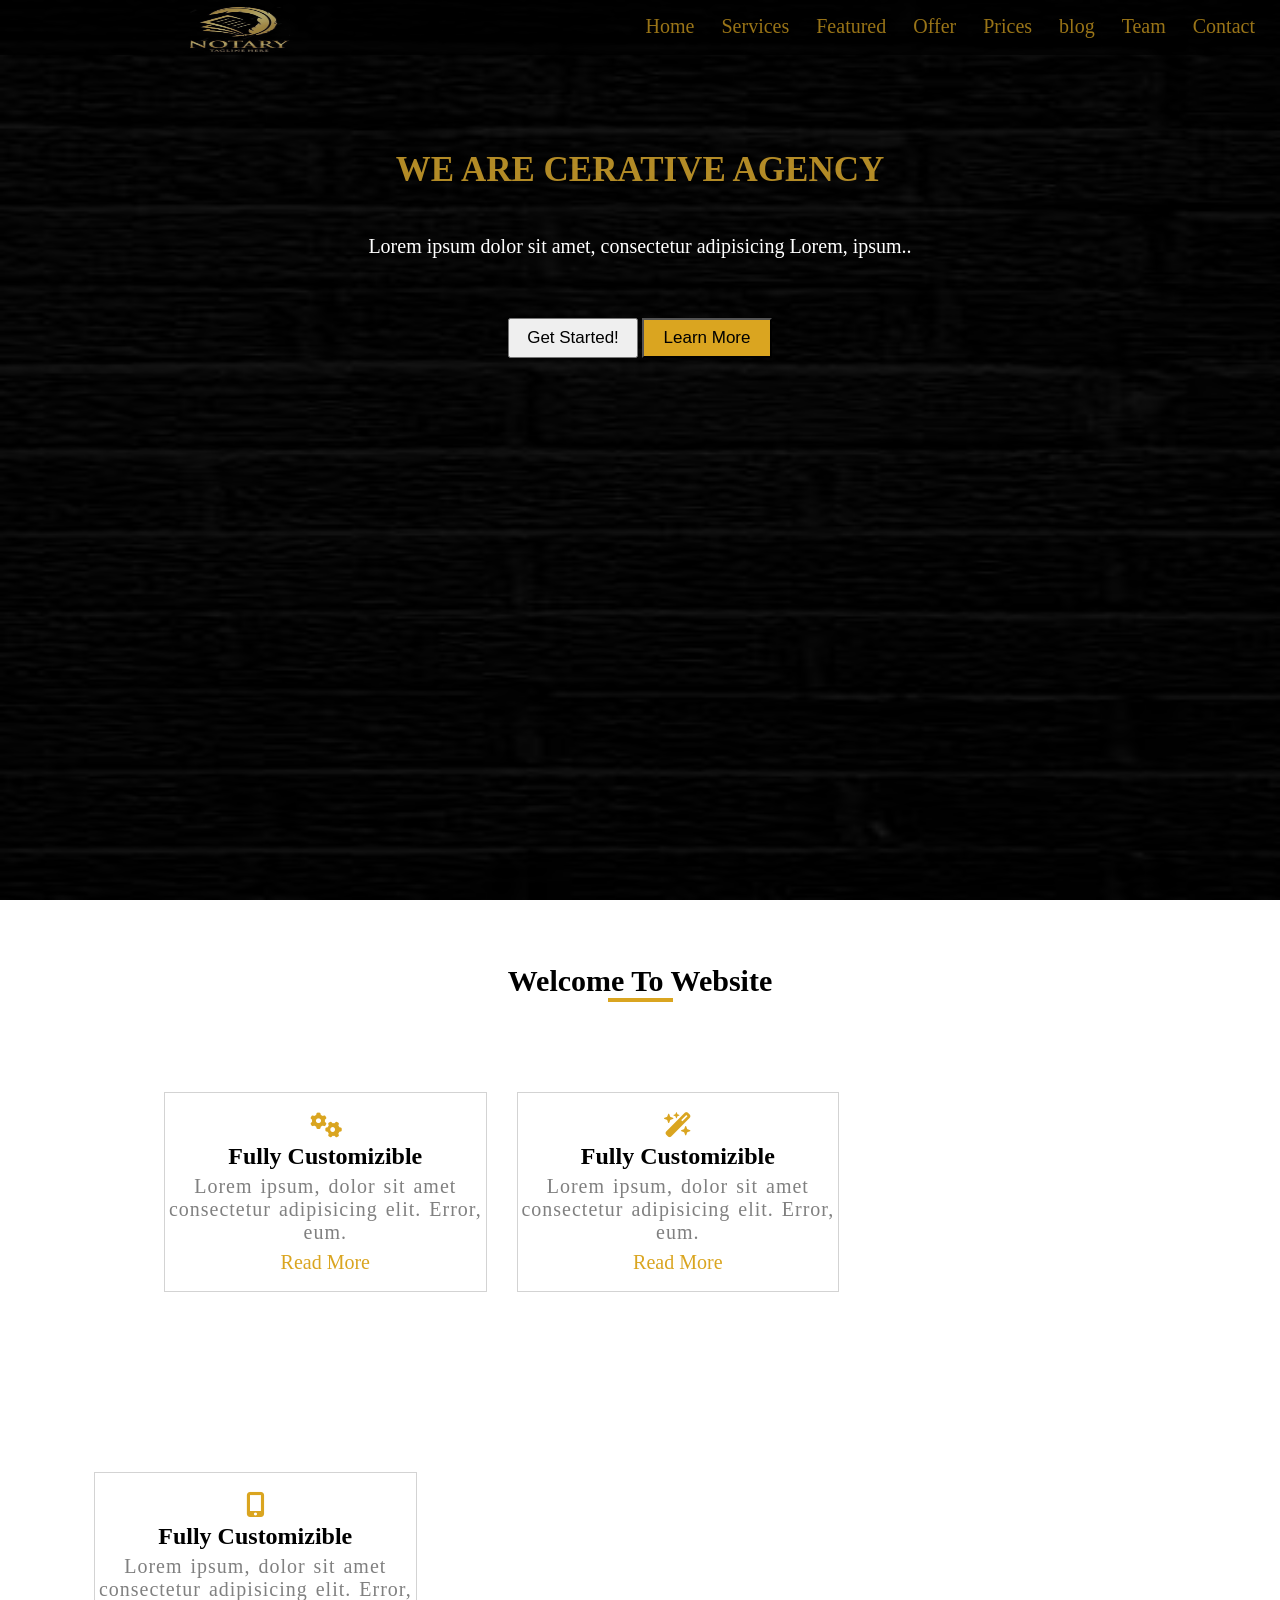
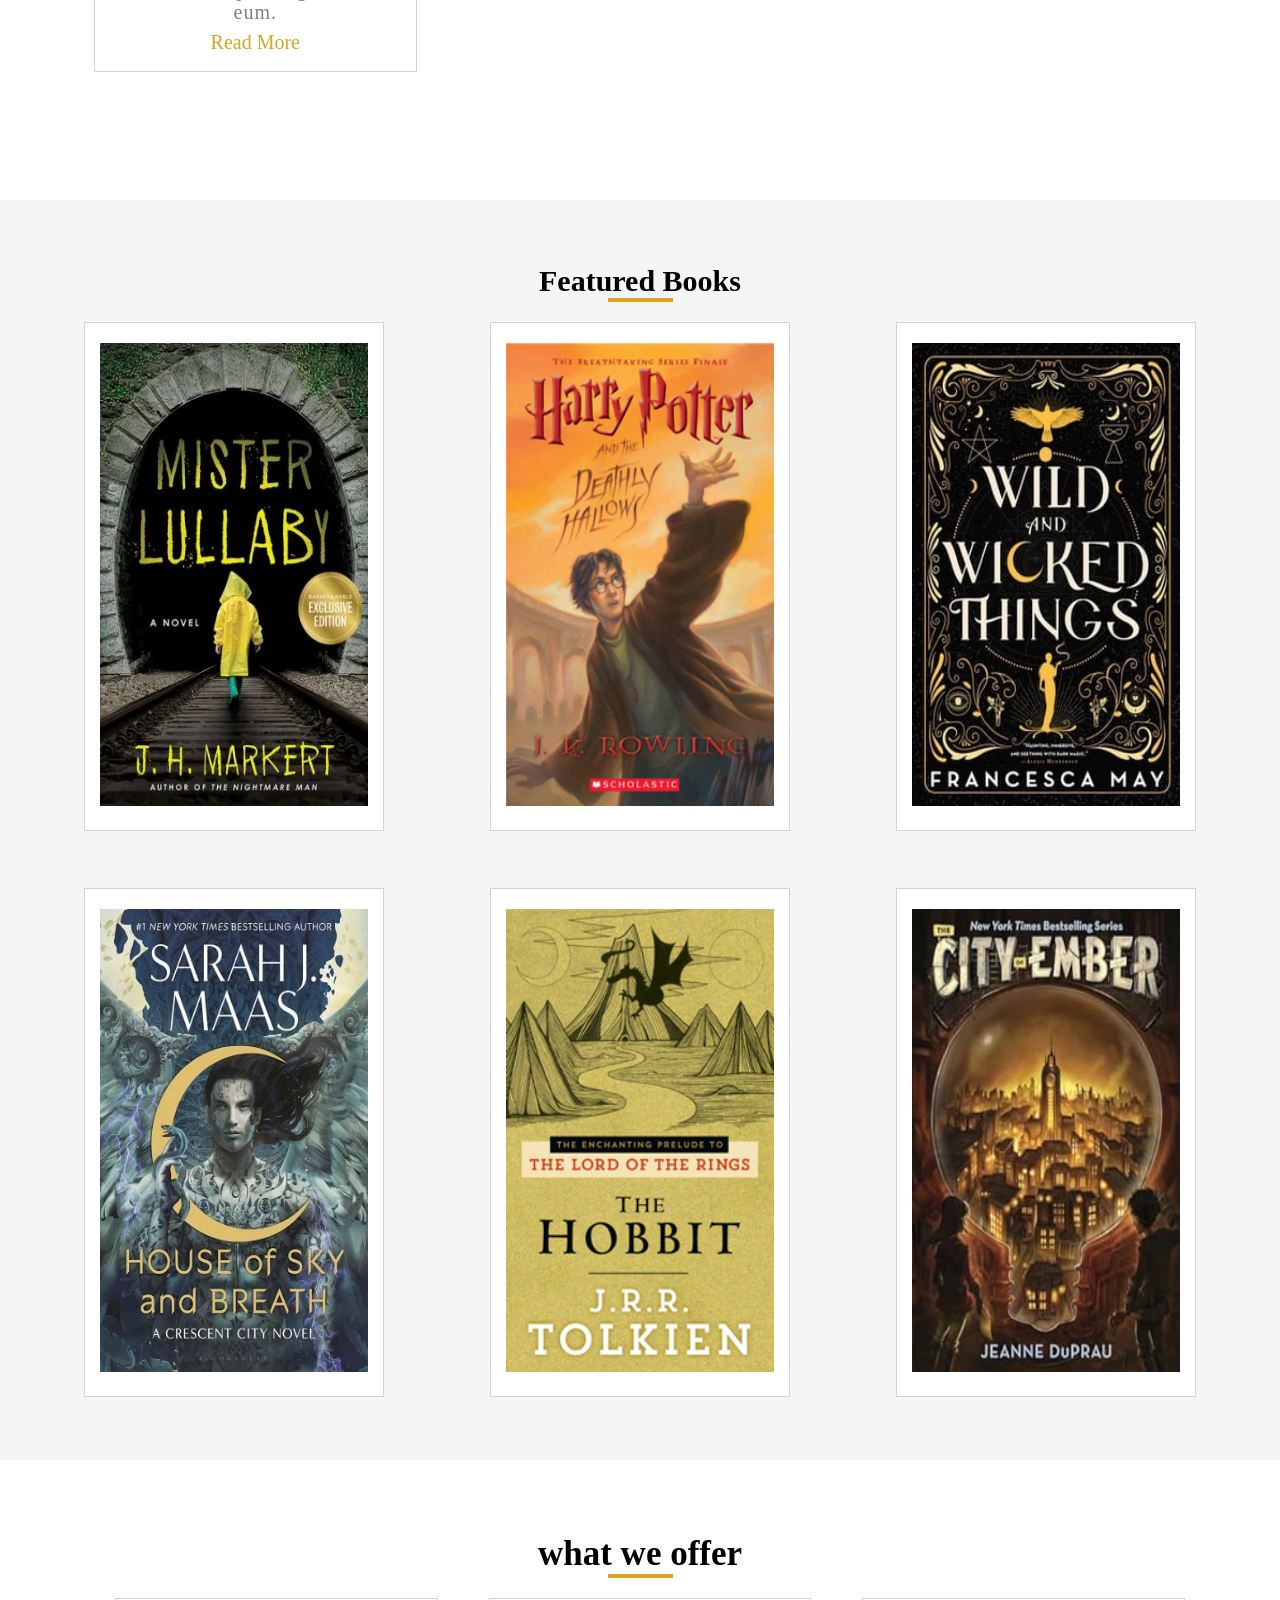
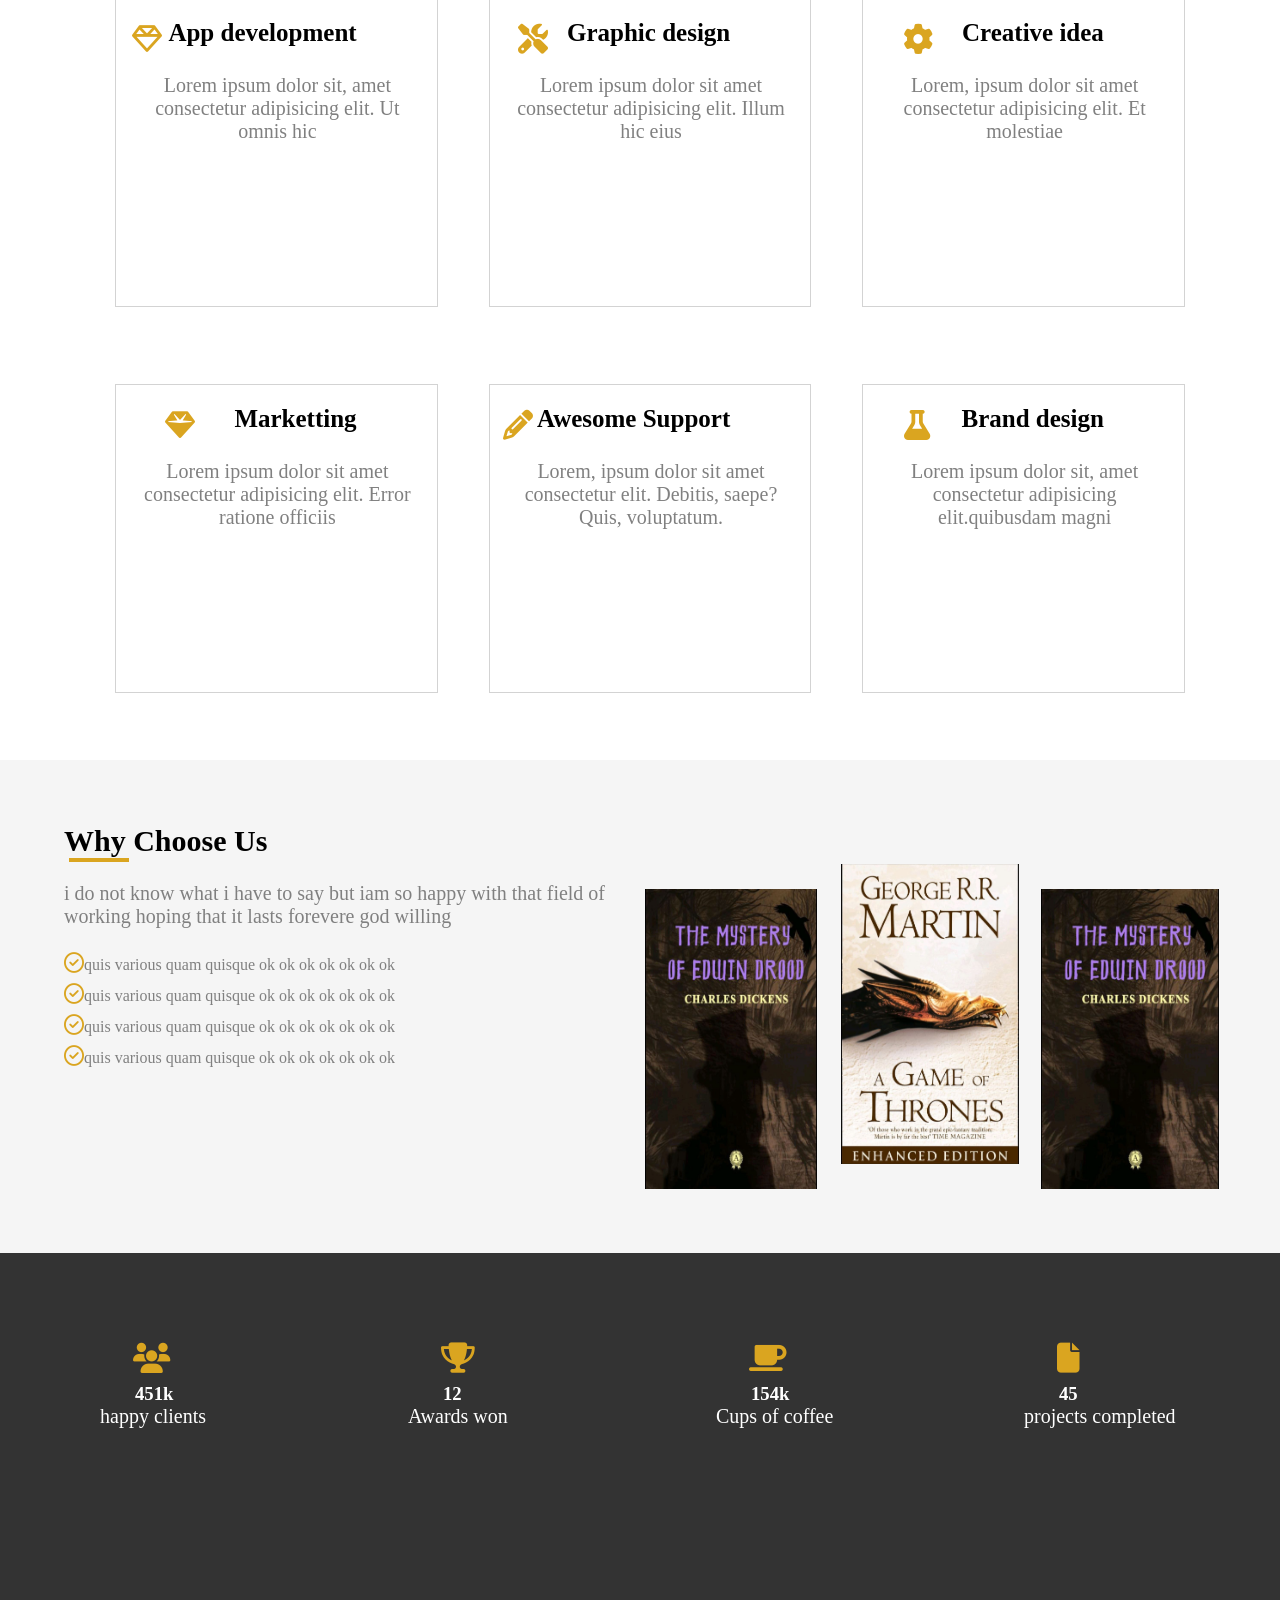
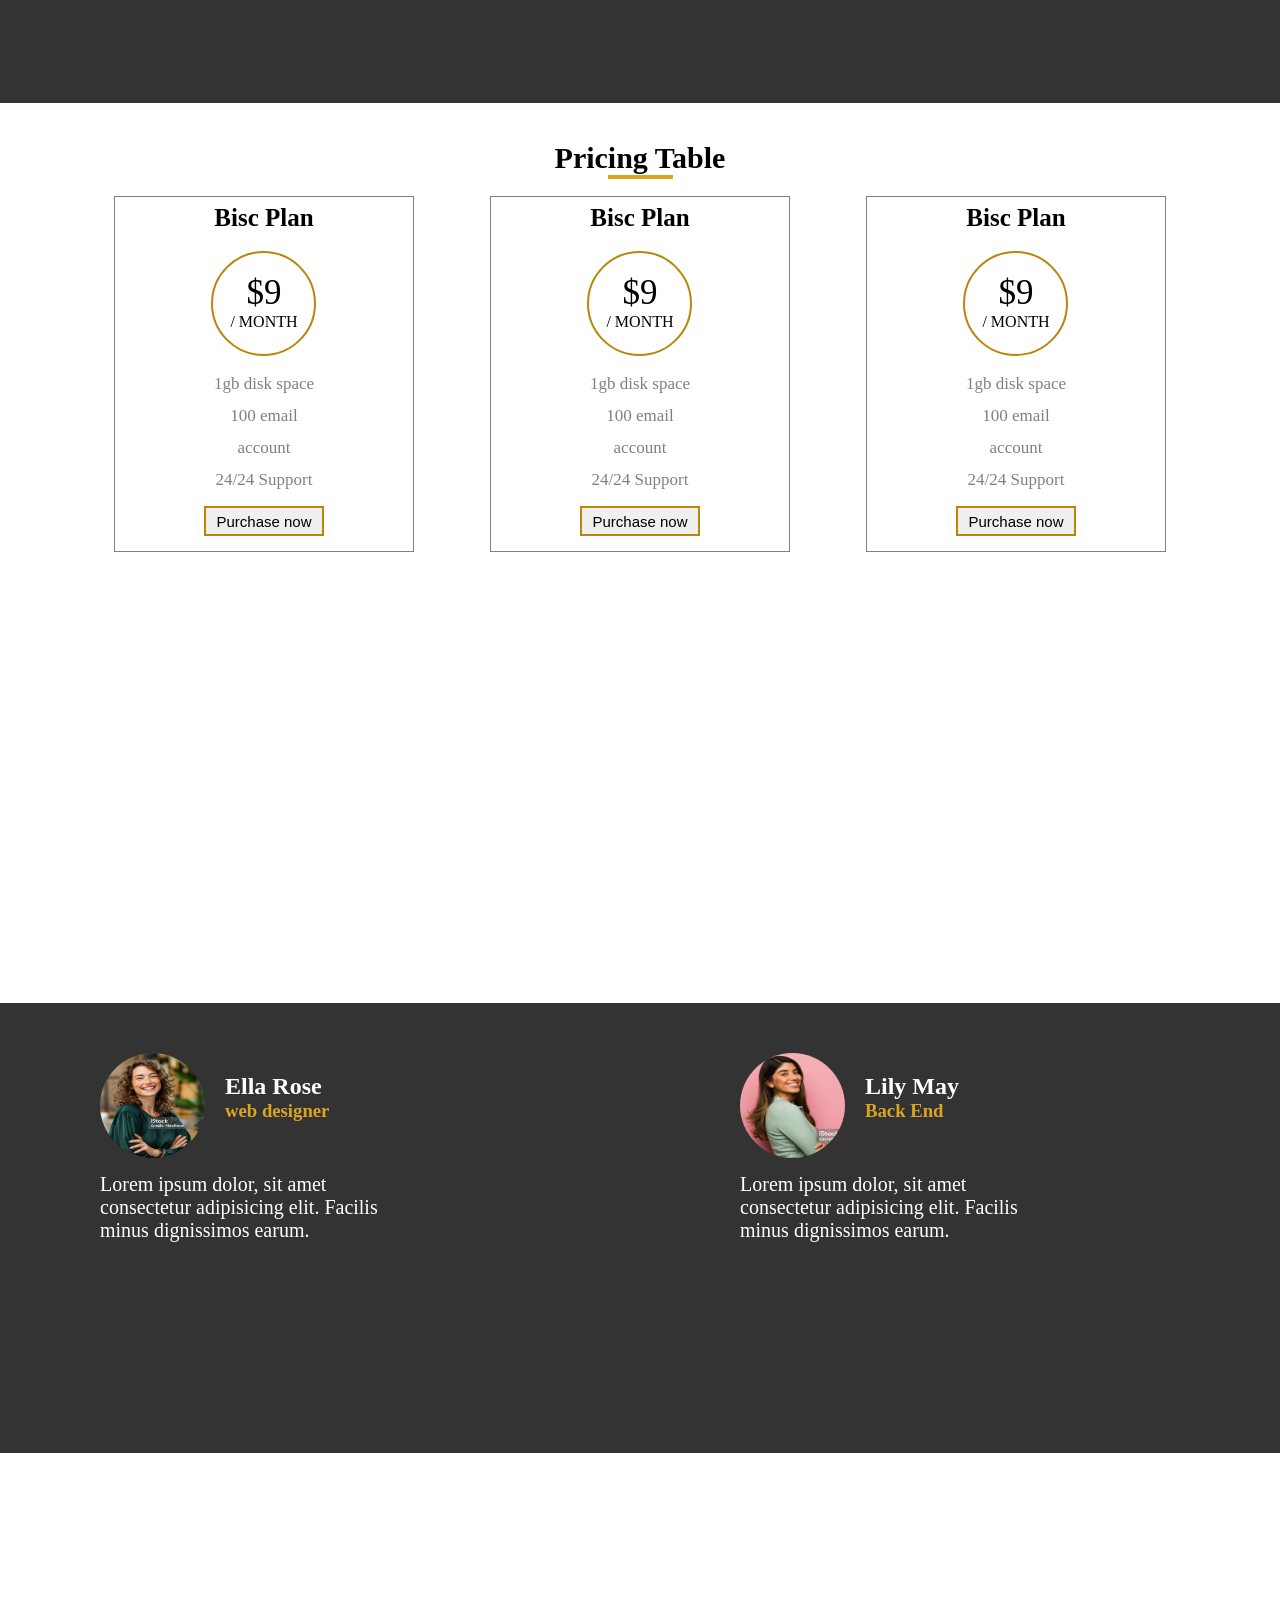
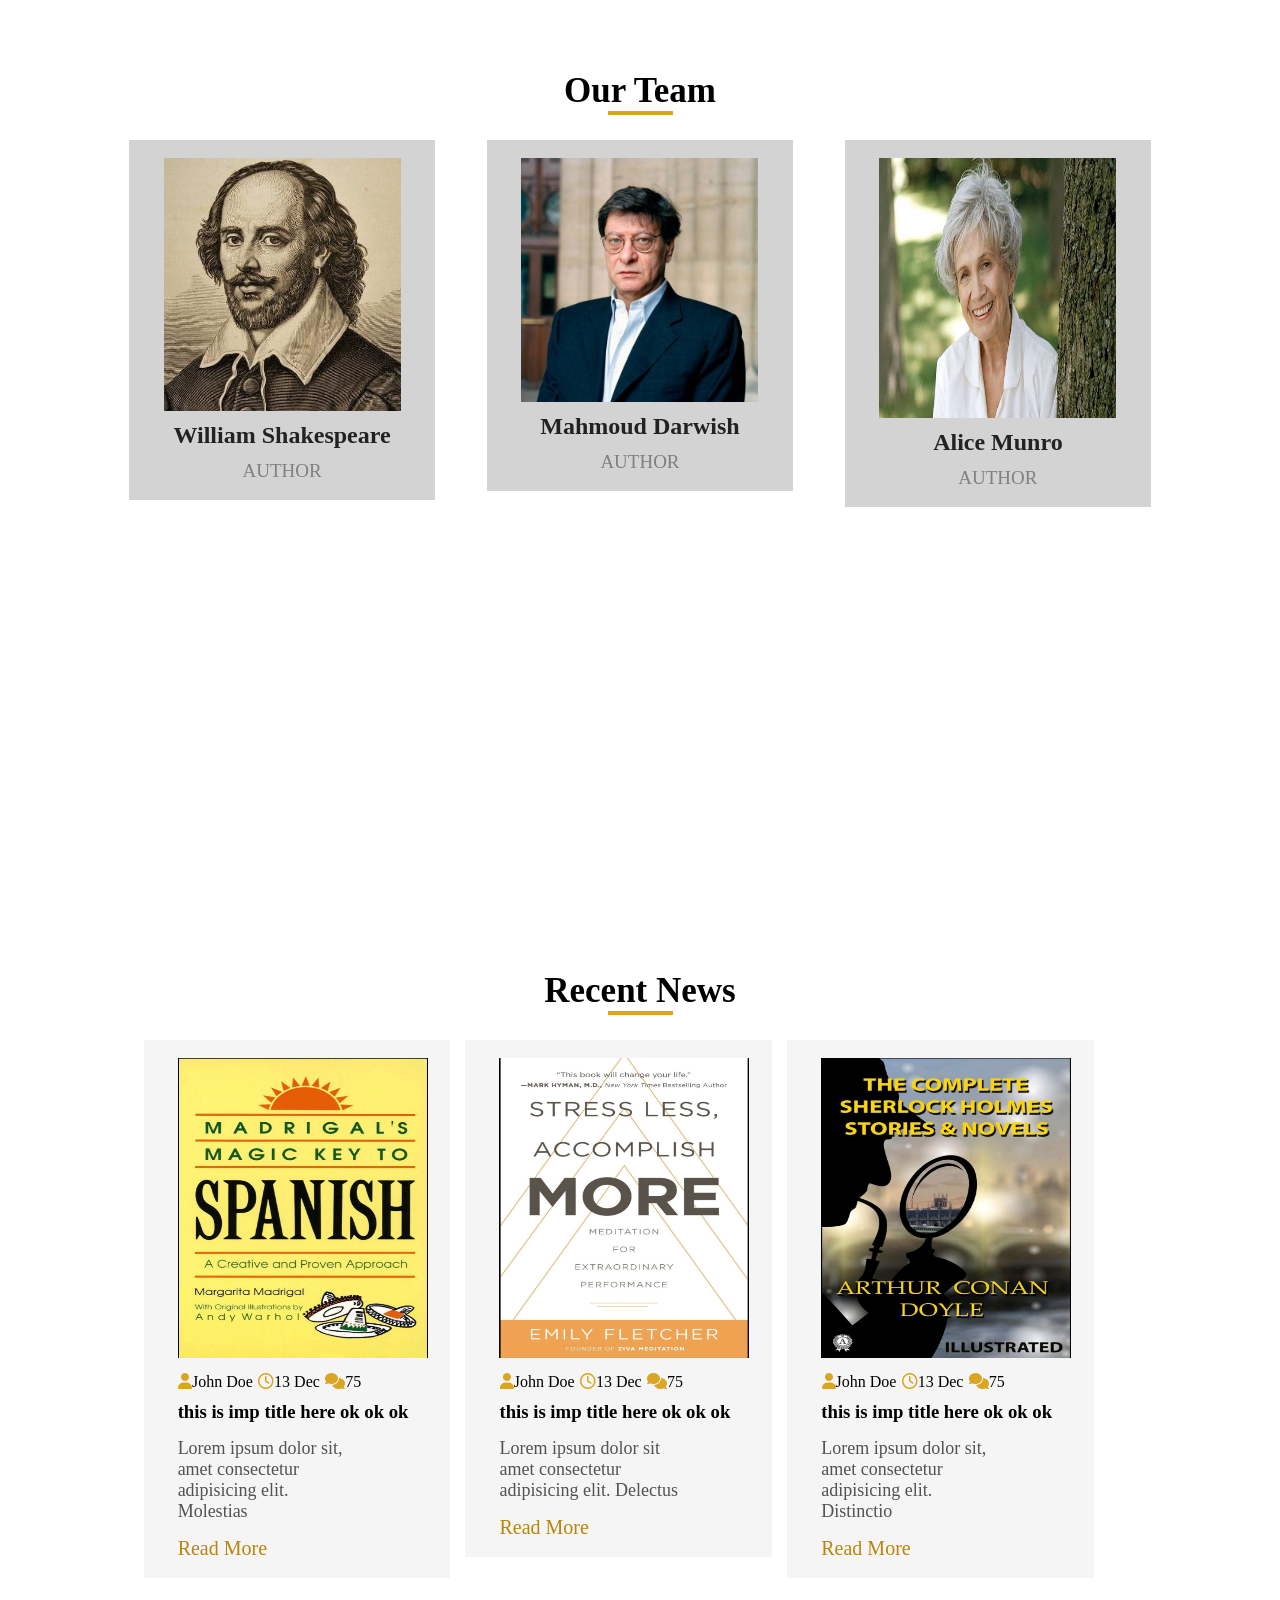
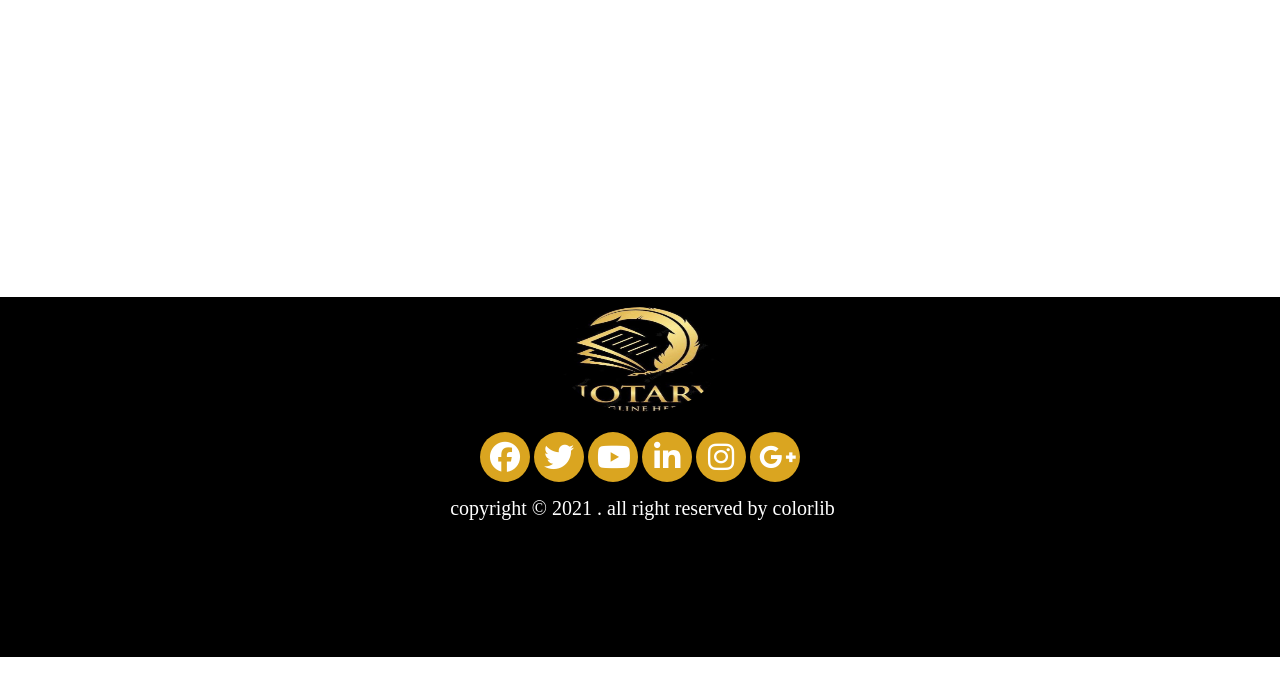
<file: 01-Creative-Agency/index.html>
<html>
<head>
<title>project1</title>
<link rel="stylesheet" href="css/all.css">
<link rel="stylesheet" href="css/style.css">

</head>
<body>
    <header>
        <img src="images/logo.jpg" >
        <nav>
           <a href="#">Home</a>
           <a href="#Services">Services</a>
           <a href="#Featured">Featured</a>
           <a href="#Offer">Offer</a>
           <a href="#Prices">Prices</a>
           <a href="#" class="blog"><div class="blog_post"><p>Post blog</p></div>
            blog</a>
           <a href="#Team">Team</a>
           <a href="#Contact">Contact</a>
        </nav>
    </header>
    <section class="hero">
    <div class="overlay">
        <div class="div1">
        <h1>WE ARE CERATIVE AGENCY</h1>
        <P>Lorem ipsum dolor sit amet, consectetur adipisicing Lorem, ipsum..</P>
        <button class="hover-opacity">Get Started!</button>
        <button class="btn1 hover-opacity">Learn More</button>
    </div> 
    </div>
    </section>


    <section class="sec2"id="Services">
        <div class="welcome" >
        <h1>Welcome To Website</h1>
        <div class="div0"></div>
    <div class="div2 after0">
        <i class="fa-solid fa-gears li1"></i>
        <h2>Fully Customizible</h2>
        <p>Lorem ipsum, dolor sit amet consectetur adipisicing elit. Error, eum.</p>
        <a href="#">Read More</a>
    </div>
    <div class="div3 after0">
        <i class="fa-solid fa-wand-magic-sparkles li2"></i>
        <h2>Fully Customizible</h2>
        <p>Lorem ipsum, dolor sit amet consectetur adipisicing elit. Error, eum.</p>
        <a href="#">Read More</a>
    </div>
    <div class="div4 after0">
        <i class="fa-solid fa-mobile-screen-button li3"></i>
        <h2>Fully Customizible</h2>
        <p>Lorem ipsum, dolor sit amet consectetur adipisicing elit. Error, eum.</p>
        <a href="#">Read More</a>
    </div>
</div>
 </section>

<section class="sec3"id="Featured">
     <h2>Featured Books</h2>
      <div class="div0"></div>
   <div class="featured" >
    <div class="featured-parent">
        <img src="images/photo1.jpg" alt="">
        <div class="featured-content">
        <div class="featured-info">
        <h2>category</h2>
        <p>Lorem, ipsum dolor.</p>
        <a href="#"><i class="fa fa-search fa-lg"></i></a>
        <a href="#"><i class="fa fa-edit fa-lg"></i></a>
        </div>
        </div>
        </div>

        <div class="featured-parent">
            <img src="images/photo2.jpg" alt="">
            <div class="featured-content">
            <div class="featured-info">
            <h2>category</h2>
            <p>Lorem, ipsum dolor.</p>
            <a href="#"><i class="fa fa-search fa-lg"></i></a>
            <a href="#"><i class="fa fa-edit fa-lg"></i></a>
            
            </div>
            </div>
            </div>

       <div class="featured-parent">
            <img src="images/photo3.jpg" alt="">
            <div class="featured-content">
            <div class="featured-info">
            <h2>category</h2>
            <p>Lorem, ipsum dolor.</p>
            <a href="#"><i class="fa fa-search fa-lg"></i></a>
            <a href="#"><i class="fa fa-edit fa-lg"></i></a>
            </div>
            </div>
            </div>

        <div class="featured-parent">
           <img src="images/photo4.jpg" alt="">
           <div class="featured-content">
           <div class="featured-info">
           <h2>category</h2>
           <p>Lorem, ipsum dolor.</p>
           <a href="#"><i class="fa fa-search fa-lg"></i></a>
           <a href="#"><i class="fa fa-edit fa-lg"></i></a>
           </div>
           </div>
           </div>     
                        
        <div class="featured-parent">
            <img src="images/photo5.jpg" alt="">
            <div class="featured-content">
            <div class="featured-info">
            <h2>category</h2>
            <p>Lorem, ipsum dolor.</p>
            <a href="#"><i class="fa fa-search fa-lg"></i></a>
            <a href="#"><i class="fa fa-edit fa-lg"></i></a>
            </div>
            </div>
            </div>      
 
        <div class="featured-parent">
            <img src="images/photo6.jpg" alt="">
            <div class="featured-content">
            <div class="featured-info">
            <h2>category</h2>
            <p>Lorem, ipsum dolor.</p>
            <a href="#"><i class="fa fa-search fa-lg"></i></a>
            <a href="#"><i class="fa fa-edit fa-lg"></i></a>
            </div>
            </div>
            </div>   
      </div> 
</section>

<section class="sec4"id="Offer" >
    <h2 >what we offer</h2>
    <div class="div0"></div>
    <div class="offer">
        <div class="after00">
            <i class="fa-regular fa-gem"></i> 
            <h3>App development</h3>
            <p> Lorem ipsum dolor sit, amet consectetur adipisicing elit. Ut omnis hic </p>
        </div>
        <div class="after00">
            <i class="fa-solid fa-screwdriver-wrench"></i>
           <h3>Graphic design</h3>
           <p>Lorem ipsum dolor sit amet consectetur adipisicing elit. Illum hic eius </p>
        </div>
        <div class="after00" > 
            <i class="fa-solid fa-gear"></i>
          <h3>Creative idea</h3> 
          <p>Lorem, ipsum dolor sit amet consectetur adipisicing elit. Et molestiae </p> 
        </div>
        <div class="after00">
            <i class="fa-solid fa-gem"></i>
            <h3>Marketting</h3>
            <p>Lorem ipsum dolor sit amet consectetur adipisicing elit. Error ratione officiis</p> 
        </div>
        <div class="after00">
            <i class="fa-solid fa-pencil"></i>
            <h3>Awesome Support</h3>
            <p>Lorem, ipsum dolor sit amet consectetur elit. Debitis, saepe? Quis, voluptatum.</p> 
        </div>
        <div class="after00">
            <i class="fa-solid fa-flask"></i>
            <h3>Brand design</h3>
            <p>Lorem ipsum dolor sit, amet consectetur adipisicing elit.quibusdam magni</p> 
        </div>
    </div>
</section>

<section class="sec5">
    <div class="left">
        <h2>Why Choose Us</h2>
        <div class="div00"></div>
        <p>i do not know what i have to say but iam so happy with that field of working hoping that it lasts forevere god willing</p>
    
    <div class="check">
   <ul>
    <li><i class="fa-regular fa-circle-check"></i>quis various quam quisque ok ok ok ok ok ok ok</li>
    <li><i class="fa-regular fa-circle-check"></i>quis various quam quisque ok ok ok ok ok ok ok</li>
    <li><i class="fa-regular fa-circle-check"></i>quis various quam quisque ok ok ok ok ok ok ok</li>
    <li><i class="fa-regular fa-circle-check"></i>quis various quam quisque ok ok ok ok ok ok ok</li>
   </ul>
</div>
</div>
<div class="right">
    <div>
   <img src="images/photo7.jpg" class="img1">
    </div>
    <div> <img src="images/photo8.jpg" class="img2"></div>
<div>
    <img src="images/photo7.jpg" class="img3">
     </div>
    </div>
</section>

<section class="sec6">
 <div class="parent">
 <div class="overlay2"> 
    <div class="container">
    <div class="div5"> 
        <i class="icon fa fa-users fa-2x"></i>
        <h3>451k</h3>
        <span>happy clients</span> 
    </div>
    <div class="div6">
        <i class="icon fa fa-trophy fa-2x"></i>
        <h3>12</h3>
        <span>Awards won</span> 
    </div>
    <div class="div7">
        <i class="icon fa fa-coffee fa-2x"></i>
         <h3>154k</h3>
         <span>Cups of coffee</span> 
    </div>
    <div class="div8">
        <i class="icon fa fa-file fa-2x"></i>
          <h3>45</h3>
          <span>projects completed</span> 
    </div>
 </div>
</div>
</div>
</section>

<section class="sec7" id="Prices">
    <h2>Pricing Table</h2>
    <div class="div0"></div>
    <div class="pricing" > 
        <div class="pricing-item">
         <h3 class="pricing-hover">Bisc Plan</h3>
         <article class="pricing-hover"><span>$9</span><br>/ MONTH</article>
         <p>1gb disk space</p>
         <p>100 email</p>
         <p>account</p>
          <p>24/24 Support</p>
          <button>Purchase now</button> 
        </div>
        <div class="pricing-item">
            <h3 class="pricing-hover">Bisc Plan</h3>
            <article class="pricing-hover"><span>$9</span><br>/ MONTH</article>
            <p>1gb disk space</p>
            <p>100 email</p>
            <p>account</p>
             <p>24/24 Support</p>
             <button>Purchase now</button> 
        </div>
        <div class="pricing-item">
            <h3 class="pricing-hover">Bisc Plan</h3>
            <article class="pricing-hover"><span>$9</span><br>/ MONTH</article>
            <p>1gb disk space</p>
            <p>100 email</p>
            <p>account</p>
             <p>24/24 Support</p>
             <button>Purchase now</button> 
        </div>
    </div>
</section>

<section class="sec8">
    <div class="parent2">
    <div class="overlay3"> 
       <div class="container2">
        <div class="left2">
            <div>
              <img src="images/photo10.jpg" alt="">
                <article class="article1">
              <h2>Ella Rose</h2>
                <h3>web designer</h3>
             </article>
            </div>
             <p>Lorem ipsum dolor, sit amet consectetur adipisicing elit. Facilis minus dignissimos earum.</p>
        </div>
        <div class="right2">
            <div>
                <img src="images/photoR.jpg" alt="">
                  <article class="article1">
                <h2>Lily May</h2>
                  <h3>Back End</h3>
               </article>
              </div>
               <p>Lorem ipsum dolor, sit amet consectetur adipisicing elit. Facilis minus dignissimos earum.</p>
        </div>
    </div>
   </div>
   </div>
 </section>

    <section class="sec9" id="Team"  >
     <h2 class="title1">Our Team</h2>
     <div class="div0"></div>
     <div class="team-container" >
        <div class="team-parent">
            <div class="team-item">
                <div class="team-img">
               <img src="images/photo11.jpg" alt="">
               <div class="team-overlay">
               <a href="#"><i class="fa-brands fa-facebook"></i></a>
               <a href="#"><i class="fa-brands fa-twitter"></i></a>
                <a href="#"><i class="fa-brands fa-linkedin-in"></i></a>
               </div>
                </div>
                <div class="team-info">
                 <h2 class="team-info-title">William Shakespeare</h2>
                 <p class="team-info-p">author</p>
                </div>
            </div> <!--team-item-->

            <div class="team-item center2">
                <div class="team-img">
               <img src="images/photo12.jpg" alt="" >
               <div class="team-overlay">
               <a href="#"><i class="fa-brands fa-facebook"></i></a>
               <a href="#"><i class="fa-brands fa-twitter"></i></a>
                <a href="#"><i class="fa-brands fa-linkedin-in"></i></a>
               </div>
                </div>
                <div class="team-info">
                 <h2 class="team-info-title">Mahmoud Darwish</h2>
                 <p class="team-info-p">author</p>
                </div>
            </div> <!--team-item-->  
       
            <div class="team-item">
                <div class="team-img">
               <img src="images/photo13.jpg" alt="" height="260px">
               <div class="team-overlay">
               <a href="#"><i class="fa-brands fa-facebook"></i></a>
               <a href="#"><i class="fa-brands fa-twitter"></i></a>
                <a href="#"><i class="fa-brands fa-linkedin-in"></i></a>
               </div>
                </div>
                <div class="team-info">
                 <h2 class="team-info-title">Alice Munro</h2>
                 <p class="team-info-p">author</p>
                </div>
            </div> <!--team-item-->
       
        </div>
     </div>
    </section>

   <section class="sec10">
    <h2>Recent News</h2>
    <div class="div0"></div>
    <div class="news-container">
        <div class="news-item">
            <div class="news-img"><img src="images/photo14.jpg" alt=""></div>
            <div class="news-info">
                <ul class="news-list">
                <li><i class="fa fa-user"></i>John Doe</li>
                <li><i class="fa-regular fa-clock"></i>13 Dec</li>
                <li><i class="fa fa-comments"></i>75</li>
                </ul>
                <h3>this is imp title here ok ok ok</h3>
                <p>Lorem ipsum dolor sit, amet consectetur adipisicing elit. Molestias</p>
                <a href="#">Read More</a>
            </div>
        </div>
        <div class="news-item">
            <div class="news-img"><img src="images/photo15.jpg" alt=""></div>
            <div class="news-info">
                <ul class="news-list">
                <li><i class="fa fa-user"></i>John Doe</li>
                <li><i class="fa-regular fa-clock"></i>13 Dec</li>
                <li><i class="fa fa-comments"></i>75</li>
                </ul>
                <h3>this is imp title here ok ok ok</h3>
                <p>Lorem ipsum dolor sit amet consectetur adipisicing elit. Delectus</p>
                <a href="#">Read More</a>
            </div>
        </div>
        <div class="news-item">
            <div class="news-img"><img src="images/photo16.jpg" alt=""></div>
            <div class="news-info">
                <ul class="news-list">
                <li><i class="fa fa-user"></i>John Doe</li>
                <li><i class="fa-regular fa-clock"></i>13 Dec</li>
                <li><i class="fa fa-comments"></i>75</li>
                </ul>
                <h3>this is imp title here ok ok ok</h3>
                <p>Lorem ipsum dolor sit, amet consectetur adipisicing elit. Distinctio</p>
                <a href="#">Read More</a>
            </div>
        </div>
    </div>
   </section>


 <section class="sec11">
    <footer id="Contact">
        <div class="logo"><img src="images/logo.jpg" alt=""></div>
        <div class="icons">
            <i class="fa-brands fa-facebook"></i>
            <i class="fa-brands fa-twitter"></i>
            <i class="fa-brands fa-youtube"></i>
            <i class="fa-brands fa-linkedin-in"></i>
            <i class="fa-brands fa-instagram"></i>
            <i class="fa-brands fa-google-plus-g"></i>
        </div>
        <p>copyright &copy; 2021 . all right reserved by colorlib</p>
    </footer>
 </section>











</body>


</html>
</file>
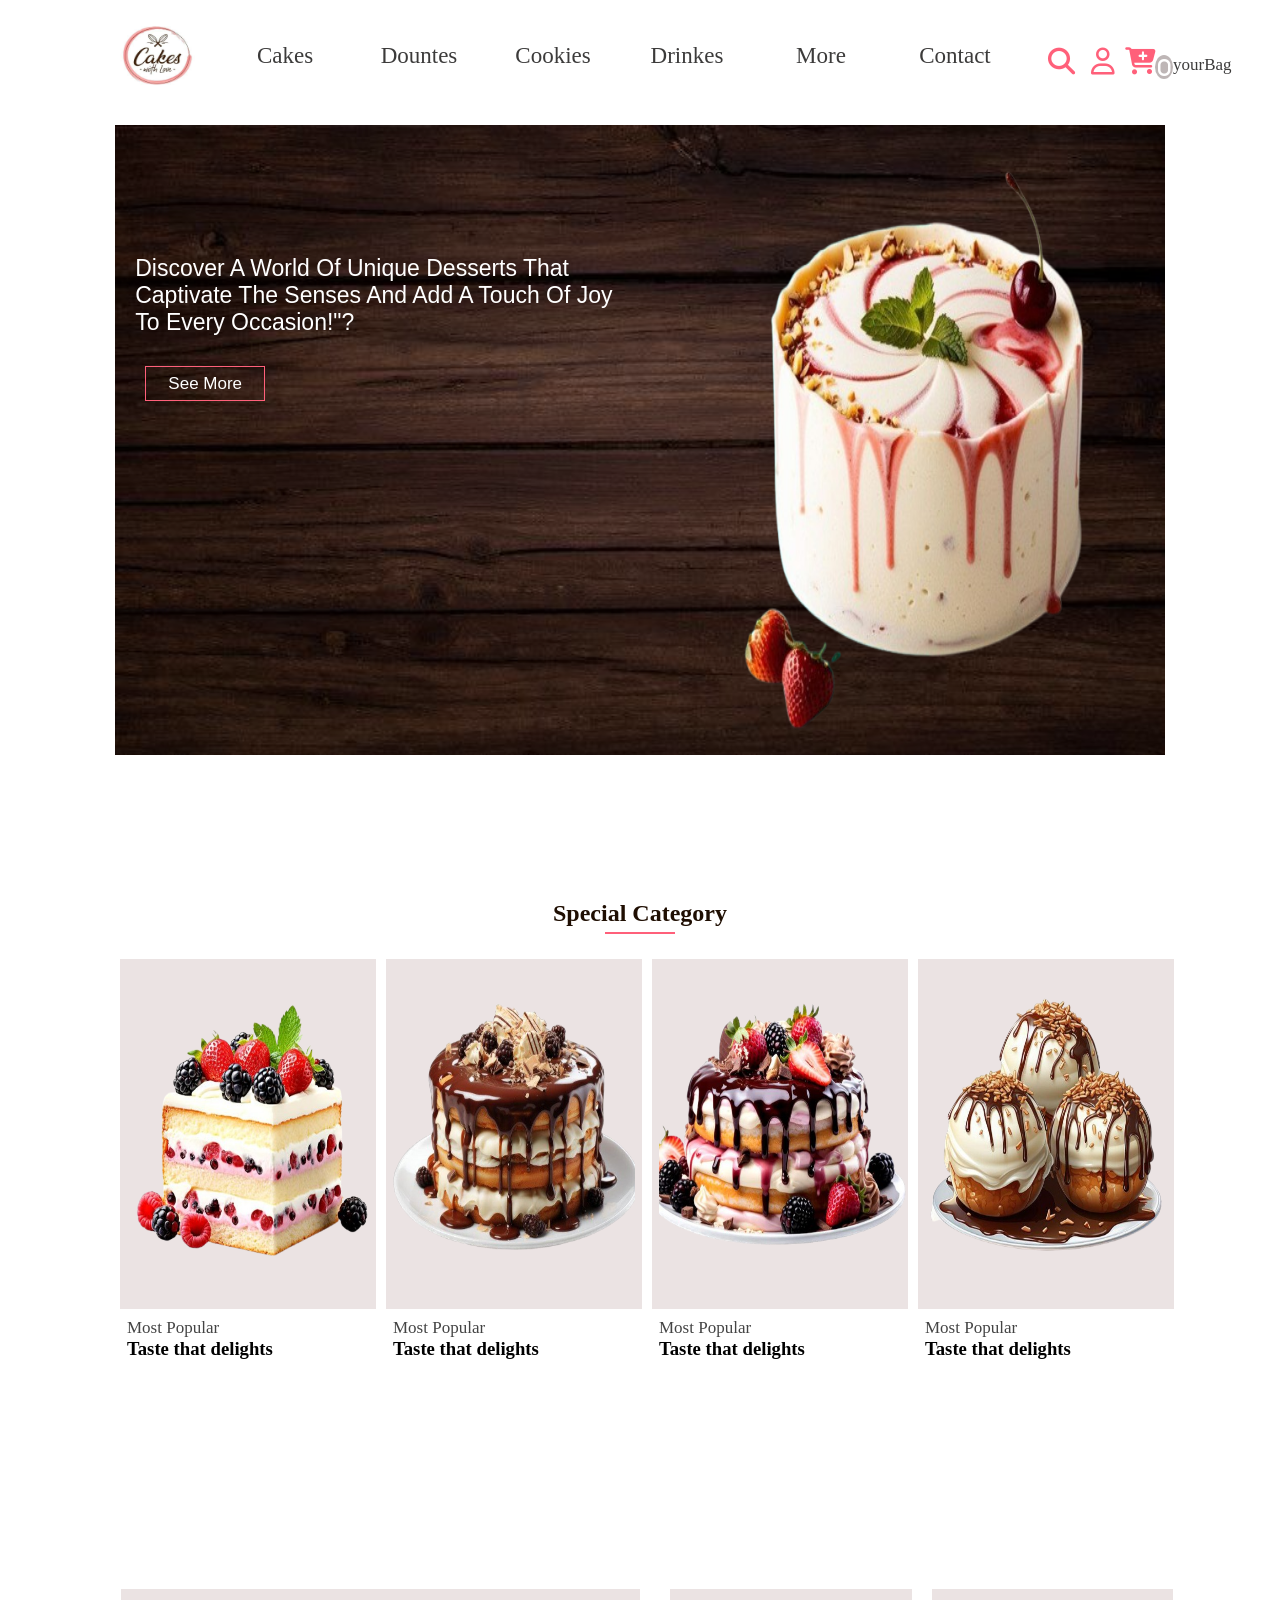
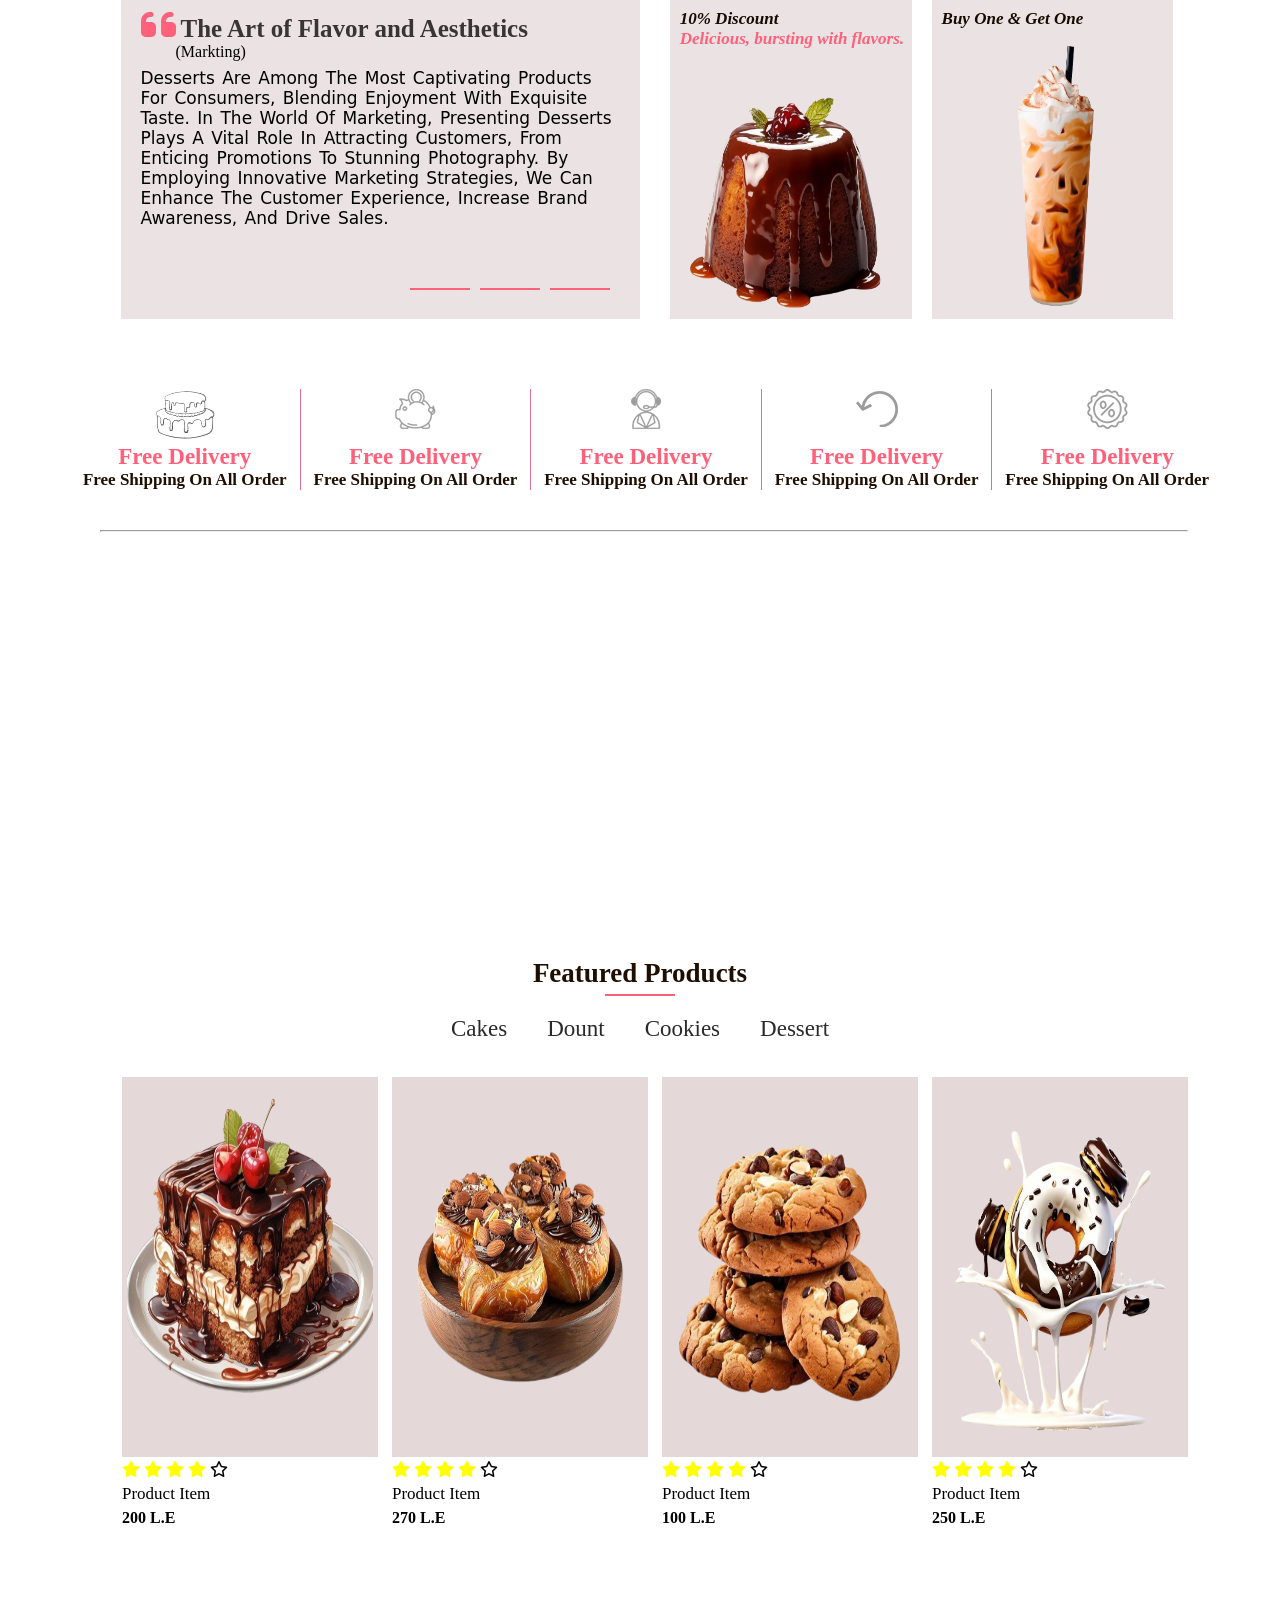
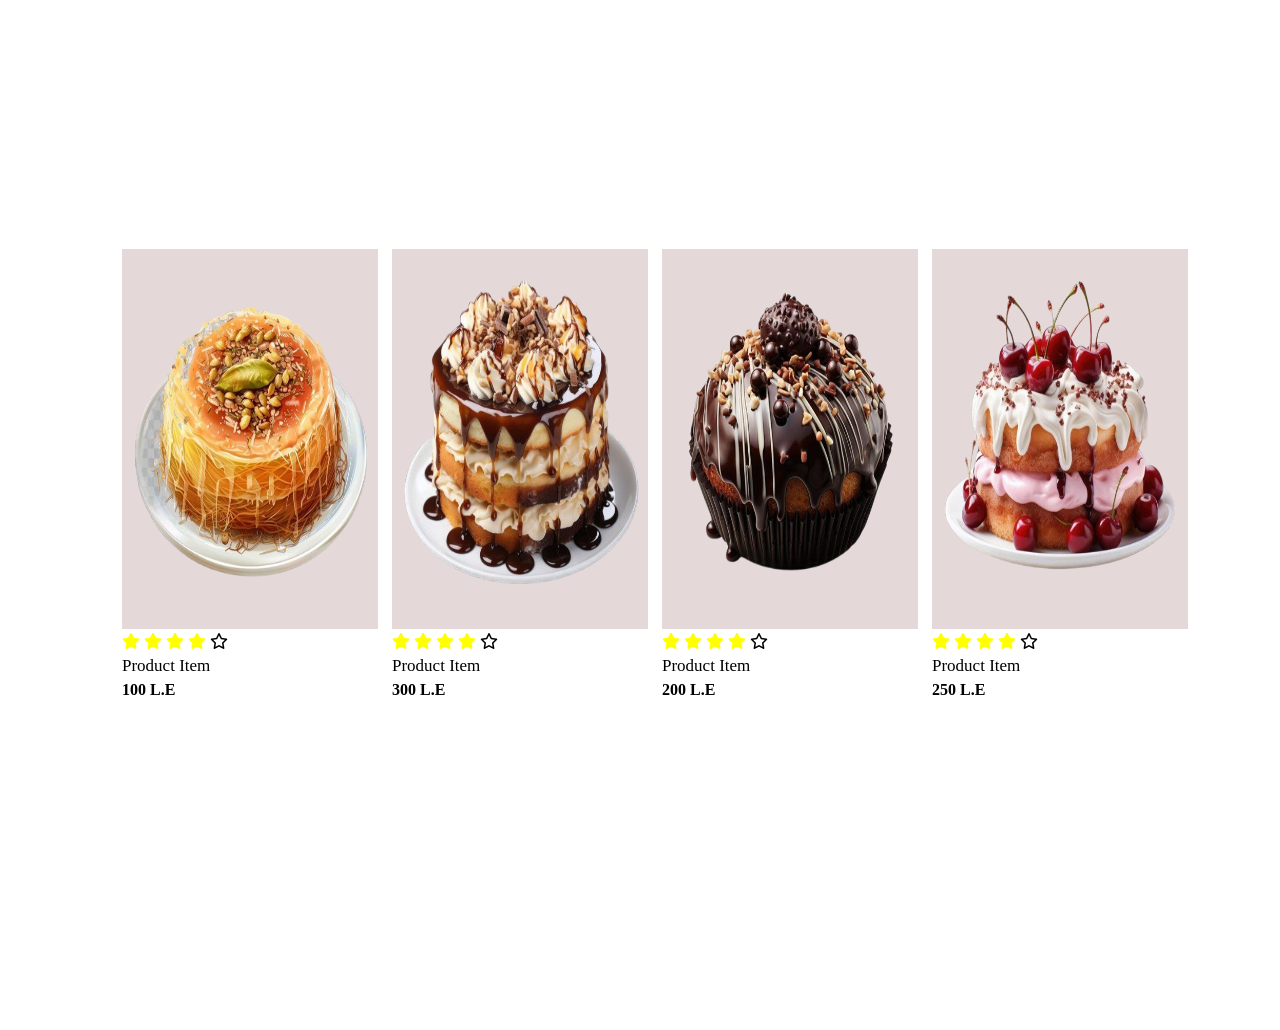
<file: 02-Cake-Shop/index.html>
<!DOCTYPE html>
<html lang="en">
<head>
    <meta charset="UTF-8">
    <meta name="viewport" content="width=device-width, initial-scale=1.0">
    <title>Document</title>
    <link rel="stylesheet" href="css/all.css">
    <link rel="stylesheet" href="css/style.css">
</head>
<body>
    <section class="sec1">
    <header class="d_flex">
        <img src="images/photo.jpg" alt="logo">
        <nav class="d_flex">
        <ul class="herfs">
            <li class="dropdown"><a href=""class="pad style style1" >Cakes</a>
            <div class="dropdown-menu">
             <ul class="list-menu">
                <li ><a href="#" class="under-style" >Cakes</a></li>
                <li><a href="#">Berry Peal Cake</a></li>
                <li><a href="#">Caramel Flare Cake</a></li>
                <li><a href="#">Mango Cake</a></li>
             </ul>
             <ul class="list-menu">
                <li><a href="#" class="under-style under1">Gateaux</a></li>
                <li><a href="#">Noistte Gateaux</a></li>
                <li><a href="#">Opera Gateaux</a></li>
                <li><a href="#">Lotus Cheesecake</a></li>
             </ul>
             <ul class="list-menu">
                <li><a href="#" class="under-style">Drinks</a></li>
                <li><a href="#">Flat White</a></li>
                <li><a href="#">Frappuccino</a></li>
                <li><a href="#">Ics Mocha</a></li>
             </ul>
            </div>
            </li>
            <li><a href="#" class="style">Dountes</a></li>
            <li><a href="#" class="style">Cookies</a></li>
            <li><a href="#" class="style">Drinkes</a></li>
            <li ><a href="#" class="pad style">More</a></li>
            <li><a href="#" class="style">Contact</a></li>
        </ul>
        </nav>
        <div class="login ">
            <ul class="d_flex">
                <li><i class="fa-solid fa-magnifying-glass"></i></li>
                <li><i class="fa-regular fa-user"></i></li>
                <li><i class="fa-solid fa-cart-plus last-child"></i></li>
                <i class="fa-solid fa-0 after"></i>
                <span>yourBag</span>
            </ul> 
        </div>
    </header>
    <main>
        <div class="overlay">
        <div class="left">
            <p>Discover a world of unique desserts that captivate the senses and add a touch of joy to every occasion!"?</p>
            <button>See More</button>
        </div>
       <!-- <img src="images/photo23.jpg" alt="">  -->  
       <img src="images/photo21-removebg-preview.png" class="photo2" alt=""> 
    </div>
    </main>
    </section>
    <section class="sec2">
        <div class="line">
            <h2>Special Category</h2>
            <div class="div0"></div>
        </div>
        <div class="upper d_flex">
            <div class="most-popular">
                <img src="images/photo3-removebg-preview.png" alt="">
                <div class="under">
                 <p>Most Popular</p>
                 <h3>Taste that delights</h3>
                 <i class="icon fa fa-angle-right fa-2x"></i>
                </div>
                 
            </div>
            <div class="most-popular">
                <img src="images/photo6-removebg-preview.png" class="margin" alt="">
                <div class="under">
                    <p>Most Popular</p>
                    <h3>Taste that delights</h3>
                    <i class="icon fa fa-angle-right fa-2x"></i>
                   </div>
            </div>
            <div class="most-popular">
                <img src="images/photo4-removebg-preview.png" class="margin1" alt="">
                <div class="under">
                    <p>Most Popular</p>
                    <h3>Taste that delights</h3>
                    <i class="icon fa fa-angle-right fa-2x"></i>
                   </div>
            </div>
            <div class="most-popular">
                <img src="images/photo5-removebg-preview.png" alt="">
                <div class="under">
                    <p>Most Popular</p>
                    <h3>Taste that delights</h3>
                    <i class="icon fa fa-angle-right fa-2x"></i>
                   </div>
            </div>
        </div>
        <div class="scale d_flex">
            <div class="left1">
                <i class="icon fa fa-quote-left fa-lg"></i>
                <span class="span2" >The Art of Flavor and Aesthetics</span>
                <p class="mark">(Markting)</p>
                <p class="mark1">Desserts are among the most captivating products for consumers, blending
                    enjoyment with exquisite taste. In the world of marketing, presenting desserts plays a 
                    vital role in attracting customers, from enticing promotions to stunning photography.
                    By employing innovative marketing strategies, we can enhance the customer experience,
                    increase brand awareness, and drive sales.
                </p>
                <span class="span-up" ></span>
                <span class="span-up" ></span>
                <span class="span-up" ></span>
            </div>
            <div class="right">
                <h3 class="disc" >10% Discount</h3>
                <span class="cake">Delicious, bursting with flavors.</span>
                <img src="images/photo7-removebg-preview.png" alt="">
            </div>
            <div class="right">
                <p>Buy One & Get One</p>
                <img src="images/photo8-removebg-preview.png" alt="">
            </div>
        </div>
        <div class="sparte d_flex">
        <div class="free">
            <article class="sparte-icon-1">
            </article>
            <h3>Free Delivery</h3>
            <p>Free Shipping On All Order</p>
        </div>
        <div class="free">
            <article class="sparte-icon-2" >
            </article>
            <h3>Free Delivery</h3>
            <p>Free Shipping On All Order</p>
        </div>
        <div class="free">
            <article class="sparte-icon-3" >
            </article>
            <h3>Free Delivery</h3>
            <p>Free Shipping On All Order</p>
        </div>
        <div class="free">
            <article class="sparte-icon-4"  >
            </article>
            <h3>Free Delivery</h3>
            <p>Free Shipping On All Order</p>
        </div>
        <div class="free1">
            <article class="sparte-icon-5" >
            </article>
            <h3>Free Delivery</h3>
            <p>Free Shipping On All Order</p>
        </div>
        </div>
        <hr>
    </section>
    <section class="sec3">
        <div class="line">
            <h2>Featured Products</h2>
            <div class="div0"></div>
        </div>
        <ul class="d_flex">
            <li>Cakes</li>
            <li>Dount</li>
            <li>Cookies</li>
            <li>Dessert</li> 
        </ul>
        <div class="parent d_flex">
            
            <div class="parent1">
                
             <div class="front">
                    <img src="images/photo16-removebg-preview.png" class="photo1" alt="">
                    <i class="fa-solid fa-star active"></i>
                    <i class="fa-solid fa-star active"></i>
                    <i class="fa-solid fa-star active"></i>
                    <i class="fa-solid fa-star active"></i>
                    <i class="fa-regular fa-star"></i>
                    <p>Product Item</p>
                    <span>200 L.E</span>
             </div>
            <div class="back">
                <div class="div5">
                <i class="fa-brands fa-facebook-f"></i>
                <i class="fa-brands fa-twitter"></i>
                <i class="fa-brands fa-linkedin-in"></i>
                <i class="fa-brands fa-instagram"></i>
                </div>
            </div>
            </div>
        
        <div class="parent1">
            <div class="front">
           <img src="images/photo14-removebg-preview.png" alt="">

           <i class="fa-solid fa-star active"></i>
                    <i class="fa-solid fa-star active"></i>
                    <i class="fa-solid fa-star active"></i>
                    <i class="fa-solid fa-star active"></i>
                    <i class="fa-regular fa-star"></i>
                    <p>Product Item</p>
                    <span>270 L.E</span>
            </div>
            <div class="back">
                <div class="div5">
                    <i class="fa-brands fa-facebook-f"></i>
                    <i class="fa-brands fa-twitter"></i>
                    <i class="fa-brands fa-linkedin-in"></i>
                    <i class="fa-brands fa-instagram"></i>
                    </div>
            </div>
        </div>
        <div class="parent1">
            <div class="front">
            <img src="images/photo11-removebg-preview.png" alt="">

            <i class="fa-solid fa-star active"></i>
                    <i class="fa-solid fa-star active"></i>
                    <i class="fa-solid fa-star active"></i>
                    <i class="fa-solid fa-star active"></i>
                    <i class="fa-regular fa-star"></i>
                    <p>Product Item</p>
                    <span>100 L.E</span>
            </div>
            <div class="back">
                <div class="div5">
                    <i class="fa-brands fa-facebook-f"></i>
                    <i class="fa-brands fa-twitter"></i>
                    <i class="fa-brands fa-linkedin-in"></i>
                    <i class="fa-brands fa-instagram"></i>
                    </div>
            </div>
        </div>

        <div class="parent1">
            <div class="front">
             <img src="images/photo10-removebg-preview.png" alt="">

             <i class="fa-solid fa-star active"></i>
                    <i class="fa-solid fa-star active"></i>
                    <i class="fa-solid fa-star active"></i>
                    <i class="fa-solid fa-star active"></i>
                    <i class="fa-regular fa-star"></i>
                    <p>Product Item</p>
                    <span>250 L.E</span>
            </div>
            <div class="back">
                <div class="div5">
                    <i class="fa-brands fa-facebook-f"></i>
                    <i class="fa-brands fa-twitter"></i>
                    <i class="fa-brands fa-linkedin-in"></i>
                    <i class="fa-brands fa-instagram"></i>
                    </div>
            </div>
        </div>
        <div class="parent1">
            <div class="front">
            <img src="images/photo15-removebg-preview.png" alt="">
            <i class="fa-solid fa-star active"></i>
                    <i class="fa-solid fa-star active"></i>
                    <i class="fa-solid fa-star active"></i>
                    <i class="fa-solid fa-star active"></i>
                    <i class="fa-regular fa-star"></i>
                    <p>Product Item</p>
                    <span>100 L.E</span>
            </div>
            <div class="back">
                <div class="div5">
                    <i class="fa-brands fa-facebook-f"></i>
                    <i class="fa-brands fa-twitter"></i>
                    <i class="fa-brands fa-linkedin-in"></i>
                    <i class="fa-brands fa-instagram"></i>
                    </div>
            </div> 
        </div>

     <div class="parent1">
            <div class="front">
             <img src="images/photo9-removebg-preview.png" alt="">
             <i class="fa-solid fa-star active"></i>
                    <i class="fa-solid fa-star active"></i>
                    <i class="fa-solid fa-star active"></i>
                    <i class="fa-solid fa-star active"></i>
                    <i class="fa-regular fa-star"></i>
                    <p>Product Item</p>
                    <span>300 L.E</span>
            </div>
            <div class="back">
                <div class="div5">
                    <i class="fa-brands fa-facebook-f"></i>
                    <i class="fa-brands fa-twitter"></i>
                    <i class="fa-brands fa-linkedin-in"></i>
                    <i class="fa-brands fa-instagram"></i>
                    </div>
            </div>
        </div>
        <div class="parent1">
            <div class="front">
             <img src="images/photo12-removebg-preview.png" alt="">
             <i class="fa-solid fa-star active"></i>
                    <i class="fa-solid fa-star active"></i>
                    <i class="fa-solid fa-star active"></i>
                    <i class="fa-solid fa-star active"></i>
                    <i class="fa-regular fa-star"></i>
                    <p>Product Item</p>
                    <span>200 L.E</span>
            </div>
            <div class="back">
                <div class="div5">
                    <i class="fa-brands fa-facebook-f"></i>
                    <i class="fa-brands fa-twitter"></i>
                    <i class="fa-brands fa-linkedin-in"></i>
                    <i class="fa-brands fa-instagram"></i>
                    </div>
            </div>
        </div>
        <div class="parent1">
            <div class="front">
             <img src="images/photo17-removebg-preview.png" alt="">
             <i class="fa-solid fa-star active"></i>
                    <i class="fa-solid fa-star active"></i>
                    <i class="fa-solid fa-star active"></i>
                    <i class="fa-solid fa-star active"></i>
                    <i class="fa-regular fa-star"></i>
                    <p>Product Item</p>
                    <span>250 L.E</span>
            </div>
            <div class="back">
                <div class="div5">
                    <i class="fa-brands fa-facebook-f"></i>
                    <i class="fa-brands fa-twitter"></i>
                    <i class="fa-brands fa-linkedin-in"></i>
                    <i class="fa-brands fa-instagram"></i>
                    </div>
            </div>
        </div>

        </div>
    </section>
</body>
</html>
</file>
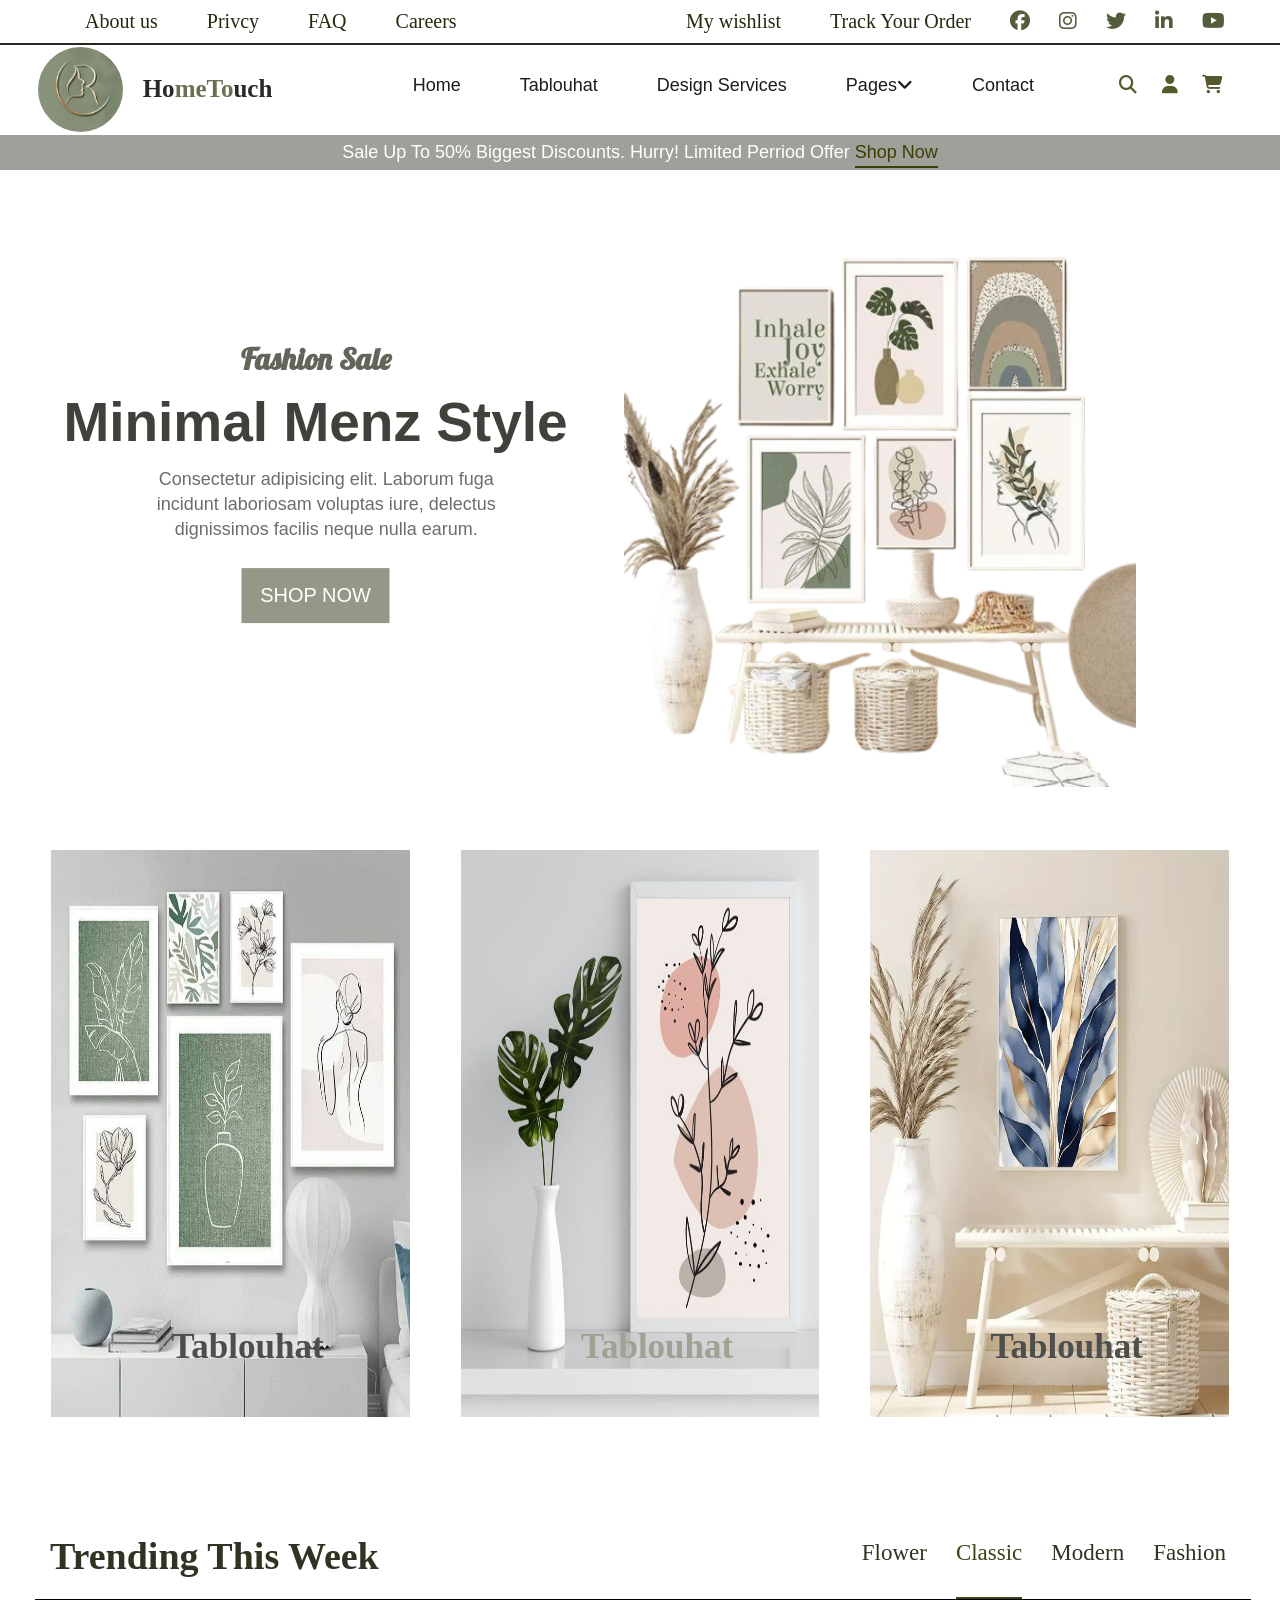
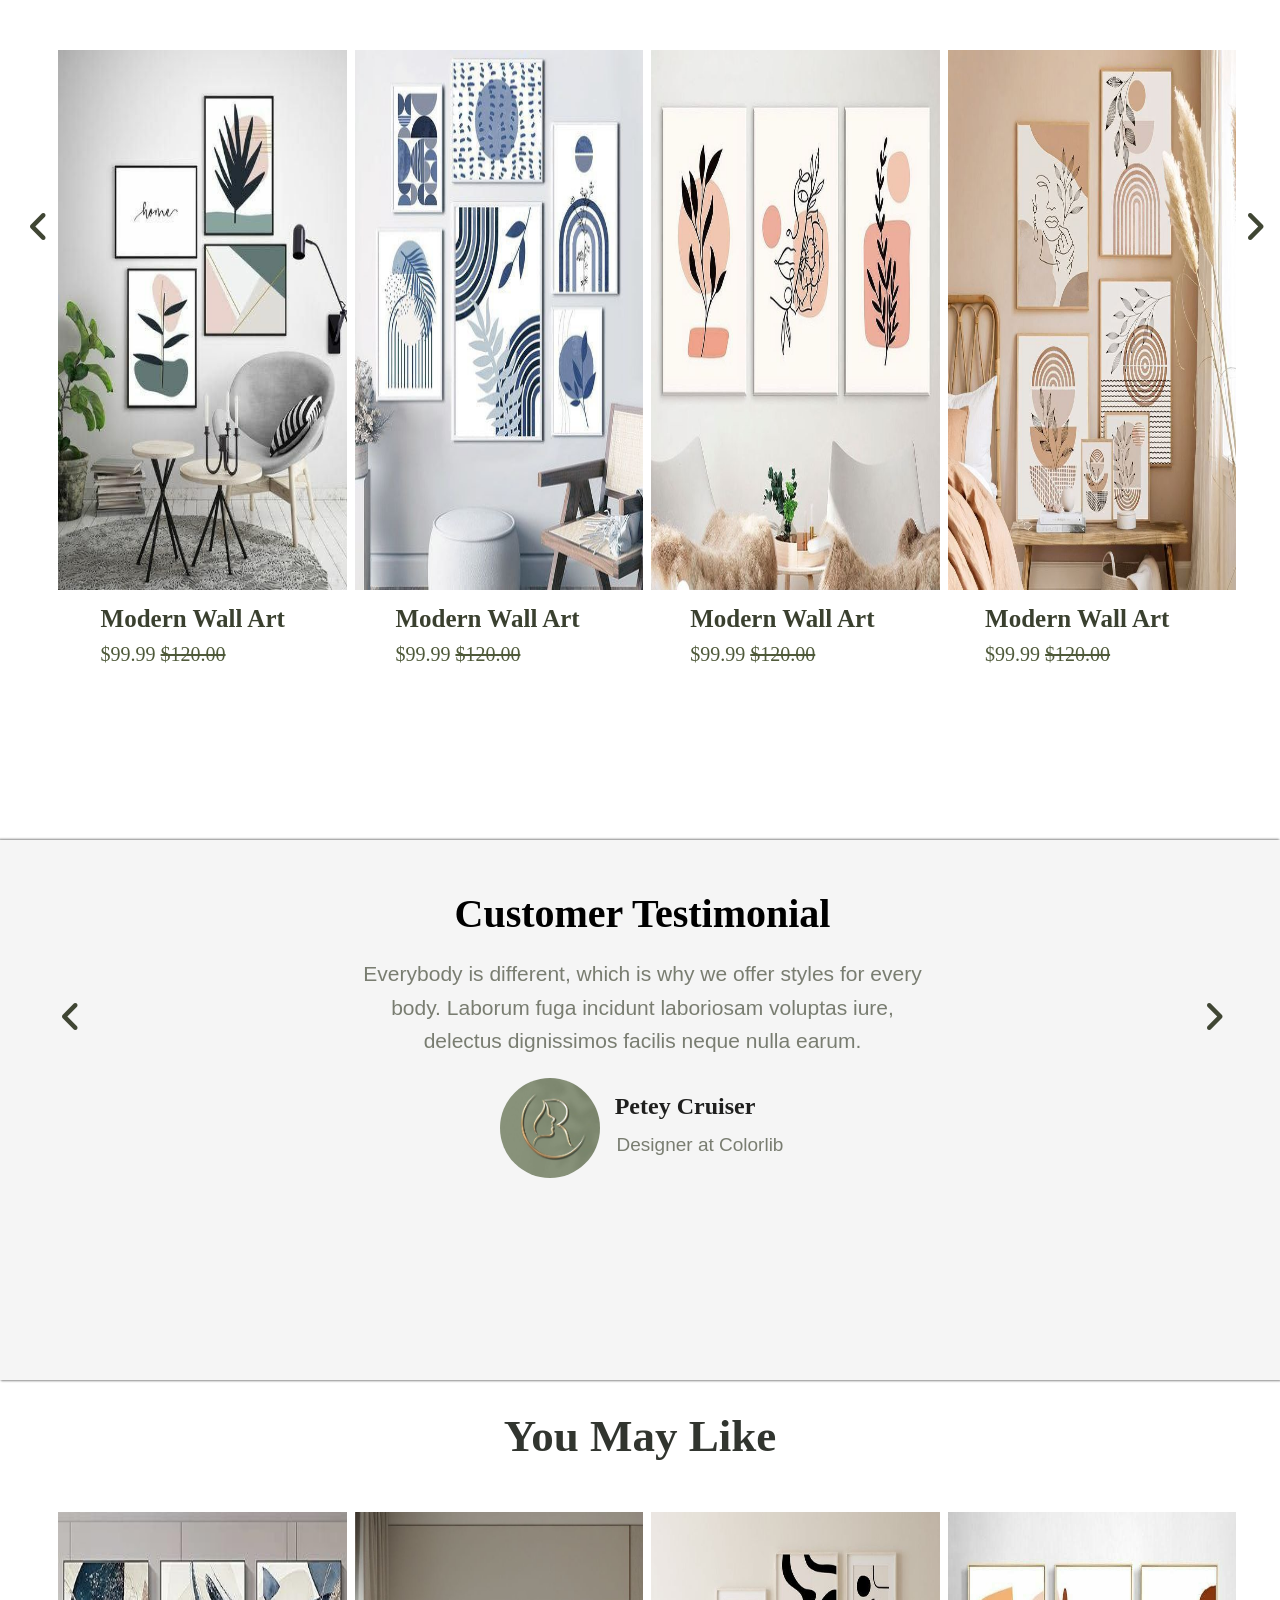
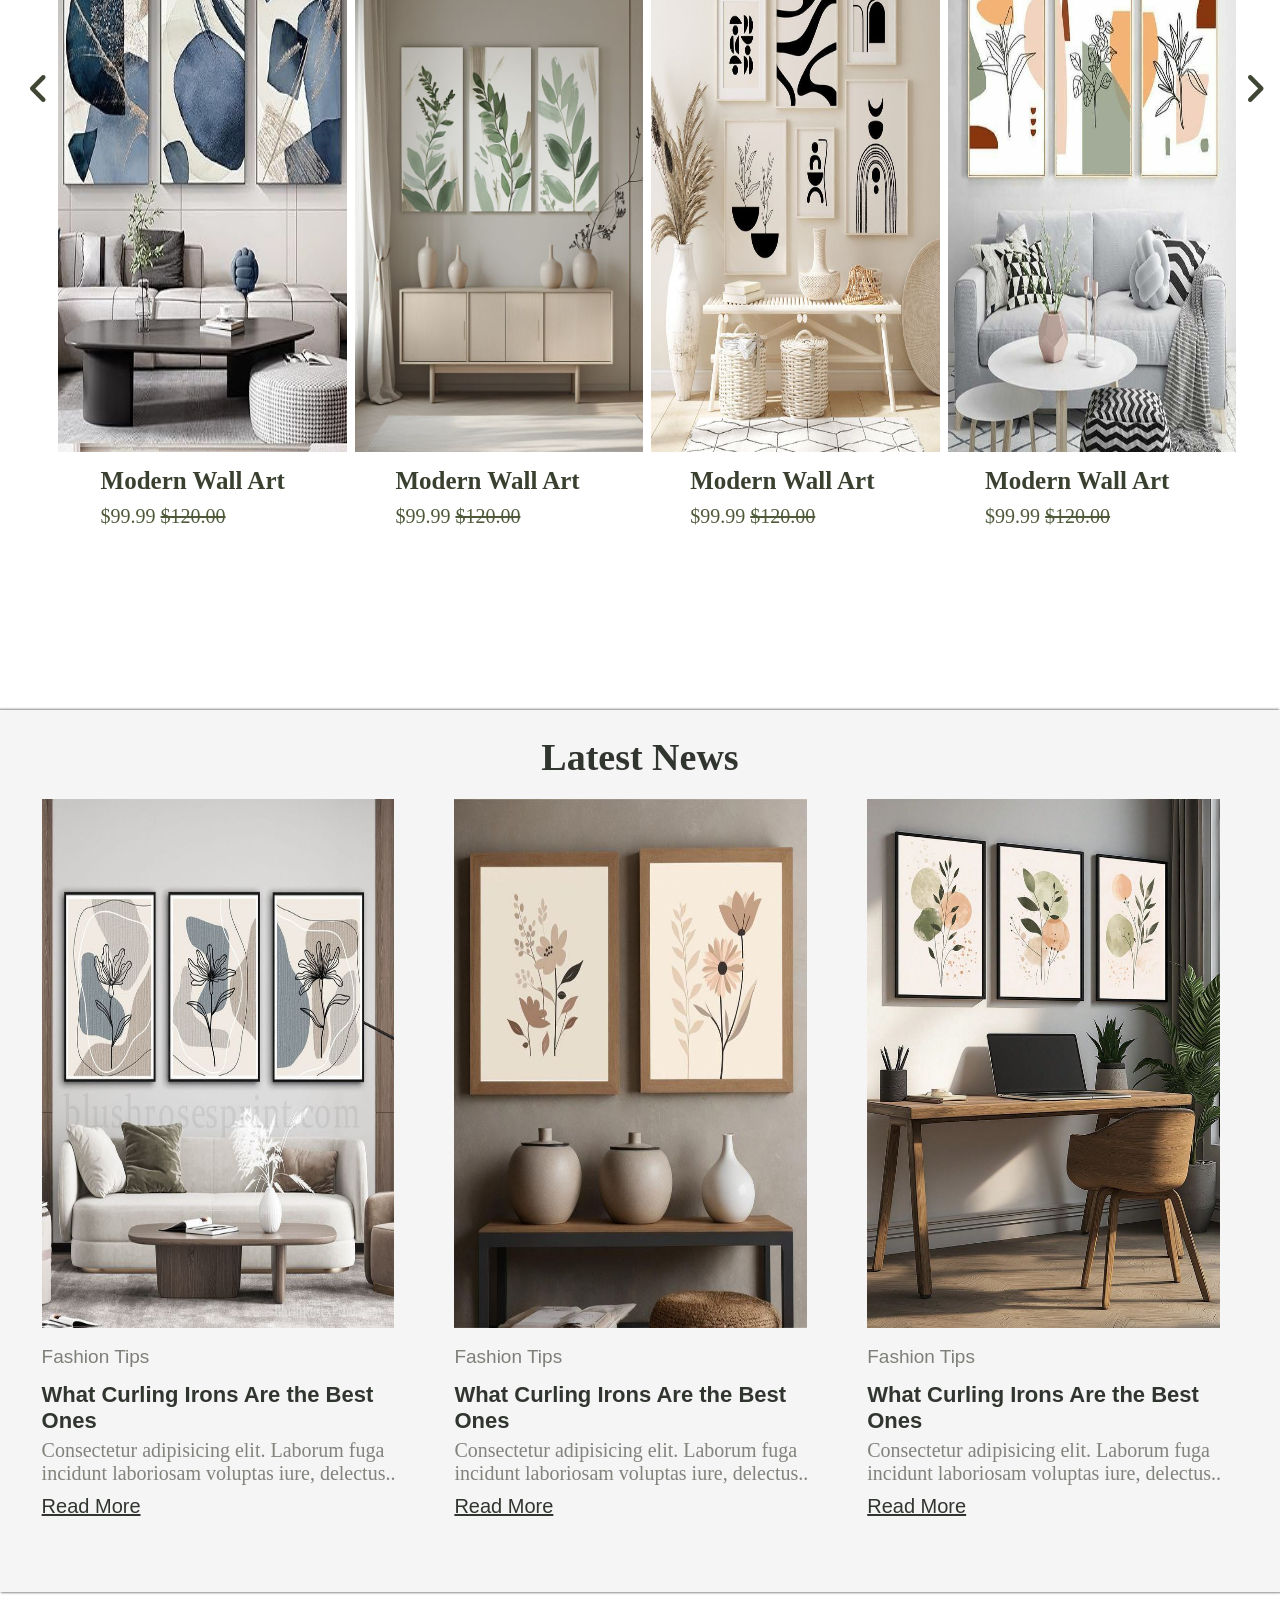
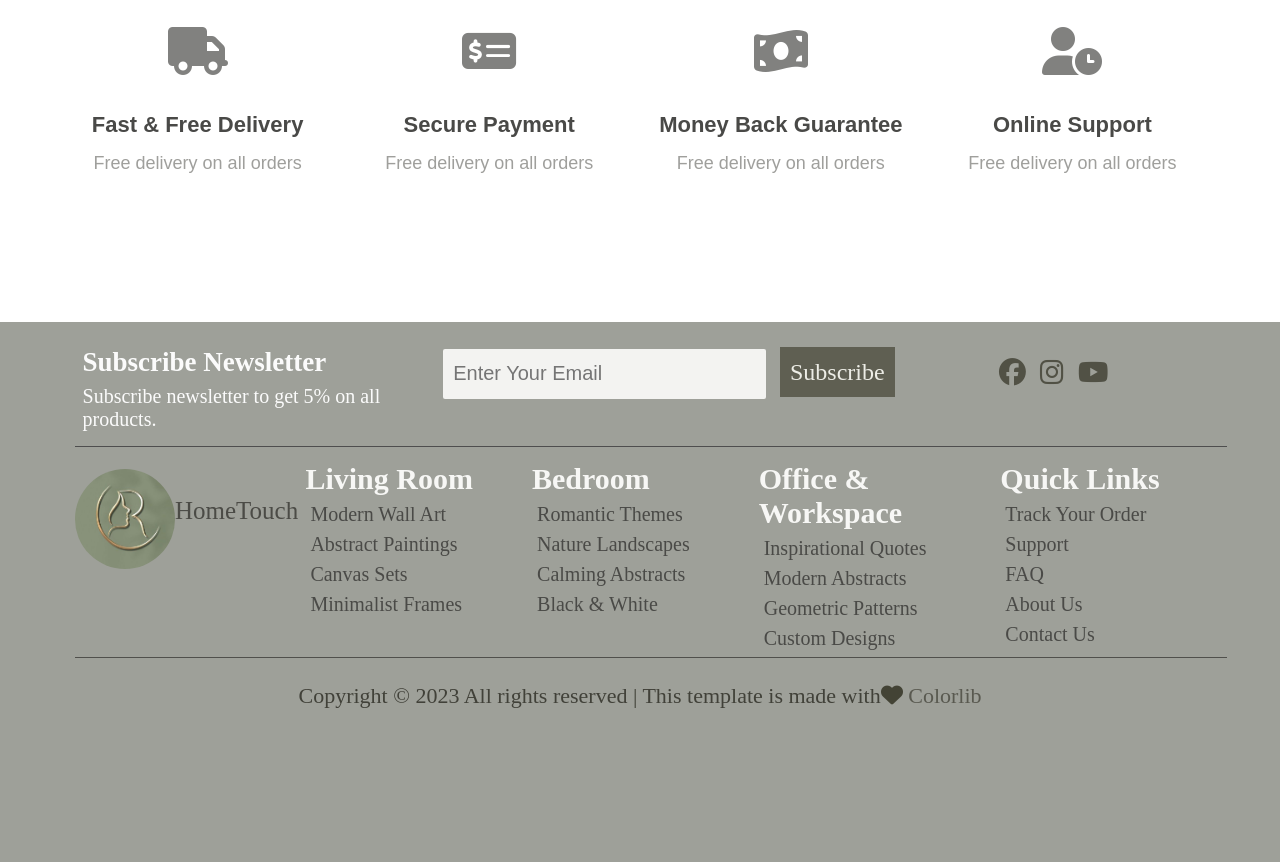
<file: 03-Ecommerce/index.html>
<!DOCTYPE html>
<html lang="en">
<head>
    <meta charset="UTF-8">
    <meta name="viewport" content="width=device-width, initial-scale=1.0">
    <title>shop | eCommers</title>
    <link rel="stylesheet" href="CSS/style.css">
    <link rel="stylesheet" href="CSS/all.css">
    <link href="https://fonts.googleapis.com/css2?family=Lobster&display=swap" rel="stylesheet">
</head>
<body>
    <header class="upper">
        <div class="left">
        <a href="#" class="style1">About us</a>
        <a href="#" class="style1">Privcy</a>
        <a href="#" class="style1">FAQ</a>
        <a href="#" class="style1">Careers</a>
        </div>
       <div class="right">
        <a href="#" ><span class="wish style1">My wishlist</span  ></a>
        <a href="#" ><span class="wish style1" >Track Your Order</span></a>
        <a href="#"><i class="fa-brands fa-facebook"></i></a>
        <a href="#"><i class="fa-brands fa-instagram "></i></a>
        <a href="#"><i class="fa-brands fa-twitter"></i></a>
        <a href="#"><i class="fa-brands fa-linkedin-in "></i></a>
        <a href="#"><i class="fa-brands fa-youtube"></i></a>
        </div>
    </header>
    <header class="inner">
        <div class="left">
            <img src="images/photo_2.jpg" alt="">
            <h2>Ho<span>meTo</span>uch</h2>
        </div>
        <ul>
            <li><a href="#" class="style">Home</a></li>
            <li><a href="#" class="style">Tablouhat</a></li>
            <li><a href="#" class="style">Design Services</a></li>
            <li class="drop"><a href="#"  class="style" >Pages<i class="fas fa-angle-down angle"></i></a>
            <div class="drop_menu">
            <ul>
              <li class="first-li"> <span>Pages</span></li>
               <li><a href="#" class="link-drop">Login</a></li>
               <li><a href="#" class="link-drop">Cart</a></li>
               <li><a href="#" class="link-drop">Product Details</a></li>
               <li><a href="#" class="link-drop">Product Checkout</a></li>
             </ul>
            <ul>
               <li class="first-li"><span>Blog</span></li>
               <li><a href="#" class="link-drop">Element</a></li>
               <li><a href="#" class="link-drop">Blog Details</a></li>
             </ul>
            </div>
            </li>
            <li><a href="#" class="style">Contact</a></li>
        </ul>
        <div class="inner_right">
            <a href="#"><i class="fa-solid fa-magnifying-glass"></i></a>
            <a href="#"><i class="fa-solid fa-user"></i></a>
            <a href="#"><i class="fa-solid fa-cart-shopping"></i></a>
        </div>
    </header>
    <header class="under">
        <p>Sale Up To 50% Biggest Discounts. Hurry! Limited Perriod Offer <span class="spa">Shop Now</span></p>
    </header>
    <main>
     <aside class="left1">
        <h2>Fashion Sale</h2>
        <h3>Minimal Menz Style</h3>
        <p>Consectetur adipisicing elit. Laborum fuga incidunt 
            laboriosam voluptas iure, 
            delectus dignissimos facilis neque nulla earum.</p>
            <button class="btn1">Shop Now</button>
     </aside>
     <aside class="right1">
        <img src="images/photo_4-removebg-preview(1).png" alt=""></aside>
    </main>
    <section class="section1_parent">
       <div class="child1">
        <img src="images/photo_1.jpg" alt="">
        <div class="text_sec1">
            <p class="title">Tablouhat</p>
            <a href="#">Shop Now</a>
        </div>    
      </div>

      <div class="child1">
        <img src="images/photo_5.jpg" alt="">
        <div class="text_sec1">
             <p class="title title1">Tablouhat</p>
            <a href="#">Shop Now</a>
        </div>    
      </div>

      <div class="child1">
        <img src="images/photo_6.jpg" alt="">
        <div class="text_sec1">
             <p class="title">Tablouhat</p>
             <a href="#">Shop Now</a>
        </div>    
      </div>
    </section>

    <section class="sec2">
      <header class="header_sec2">
        <h2>Trending This Week</h2>
        <div class="trending">
            <a href="#">Flower</a>
            <a href="#" class="classic">Classic</a>
            <a href="#">Modern</a>
            <a href="#">Fashion</a>
        </div>
      </header>
      <div class="sec2_parent">
          <i class="fa-solid fa-angle-left"></i>
        <div class="sec2_child">
            <div class="front">
                <img src="images/photo_11.jpg" alt="">
                   <div class="sec2_icons">
                   <a href="#"><i class="fa-solid fa-cart-plus"></i></a> 
                    <a href="#"><i class="fa-regular fa-heart"></i></a>
                    <a href="#"><i class="fa-solid fa-magnifying-glass-plus"></i></a>
                </div>
            </div>
            <div class="back">
              <img src="images/photo_8.jpg" alt="">
            </div>
        </div>


           <div class="sec2_child">
            <div class="front">
                <img src="images/photo_12.jpg" alt="">
                 <div class="sec2_icons">
                   <a href="#"><i class="fa-solid fa-cart-plus"></i></a> 
                    <a href="#"><i class="fa-regular fa-heart"></i></a>
                    <a href="#"><i class="fa-solid fa-magnifying-glass-plus"></i></a>
                </div>
            </div>
            <div class="back">
              <img src="images/photo_13.jpg" alt="">
            </div>
        </div>

           <div class="sec2_child">
            <div class="front">
                <img src="images/photo_14.jpg" alt="">
                   <div class="sec2_icons">
                   <a href="#"><i class="fa-solid fa-cart-plus"></i></a> 
                    <a href="#"><i class="fa-regular fa-heart"></i></a>
                    <a href="#"><i class="fa-solid fa-magnifying-glass-plus"></i></a>
                </div>
            </div>
            <div class="back">
              <img src="images/photo_16.jpg" alt="">
            </div>
        </div>

           <div class="sec2_child">
            <div class="front">
                <img src="images/photo_15.jpg" alt="">
                  <div class="sec2_icons">
                   <a href="#"><i class="fa-solid fa-cart-plus"></i></a> 
                    <a href="#"><i class="fa-regular fa-heart"></i></a>
                    <a href="#"><i class="fa-solid fa-magnifying-glass-plus"></i></a>
                </div>
            </div>
        
  
            <div class="back">
              <img src="images/photo_3.jpg" alt="">
           </div>
           </div>
       <i class="fa-solid fa-angle-right"></i>
      </div>
         
      <div class="parent_text">
         <div class="text_sec2">
            <h2>Modern Wall Art</h2>
            <p>$99.99 <del>$120.00</del></p>
            </div>
             <div class="text_sec2">
            <h2>Modern Wall Art</h2>
            <p>$99.99 <del>$120.00</del></p>
            </div>
             <div class="text_sec2">
            <h2>Modern Wall Art</h2>
            <p>$99.99 <del>$120.00</del></p>
            </div>
             <div class="text_sec2">
            <h2>Modern Wall Art</h2>
            <p>$99.99 <del>$120.00</del></p>
            </div>
      </div>
    </section>


    <section class="sec3">
      <i class="fa-solid fa-angle-left fa-sec33"></i>
      <aside class="sec3_right">
        <h2>Customer Testimonial</h2>
       <p>
        Everybody is different, which is why we offer styles for every body. Laborum fuga incidunt
         laboriosam voluptas iure, delectus dignissimos facilis neque nulla earum.
       </p>
        <article class="art_sec3">
        <img src="images/photo_2.jpg" alt="">
         <aside class="sec3_left">
          <h3>Petey Cruiser</h3>
          <p>Designer at Colorlib</p>
         </aside>
       </article>
      </aside>
      <i class="fa-solid fa-angle-right fa-sec3"></i>
    </section>

    <section class="sec4">
      <h2 class="h44">You May Like</h2>
 <div class="sec4_parent">
          <i class="fa-solid fa-angle-left"></i>
        <div class="sec4_child">
            <div class="front1">
                <img src="images/photo_19.jpg" alt="">
            </div>
             <div class="sec4_icons">
                   <a href="#"><i class="fa-solid fa-cart-plus"></i></a> 
                    <a href="#"><i class="fa-regular fa-heart"></i></a>
                    <a href="#"><i class="fa-solid fa-magnifying-glass-plus"></i></a>
             </div>
            <div class="back1">
              <img src="images/photo_18.jpg" alt="">
            </div>
        </div>


           <div class="sec4_child">
            <div class="front1">
                <img src="images/photo_21.jpg" alt="">
                
            </div>
               <div class="sec4_icons">
                   <a href="#"><i class="fa-solid fa-cart-plus"></i></a> 
                    <a href="#"><i class="fa-regular fa-heart"></i></a>
                    <a href="#"><i class="fa-solid fa-magnifying-glass-plus"></i></a>
           </div>
            <div class="back1">
              <img src="images/photo_20.jpg" alt="">
            </div>
        </div>

           <div class="sec4_child">
            <div class="front1">
                <img src="images/photo_23.jpg" alt="">
            </div>
            <div class="sec4_icons">
                   <a href="#"><i class="fa-solid fa-cart-plus"></i></a> 
                   <a href="#"><i class="fa-regular fa-heart"></i></a>
                   <a href="#"><i class="fa-solid fa-magnifying-glass-plus"></i></a>
            </div>
            <div class="back1">
              <img src="images/photo_22.jpg" alt="">
            </div>
        </div>

           <div class="sec4_child">
            <div class="front1">
                <img src="images/photo_25.jpg" alt="">
            </div>
            <div class="sec4_icons">
                   <a href="#"><i class="fa-solid fa-cart-plus"></i></a> 
                    <a href="#"><i class="fa-regular fa-heart"></i></a>
                    <a href="#"><i class="fa-solid fa-magnifying-glass-plus"></i></a>
             </div>
  
            <div class="back1">
              <img src="images/photo_24.jpg" alt="">
           </div>
           </div>
       <i class="fa-solid fa-angle-right"></i>
      </div>
         
      <div class="parent_text4">
         <div class="text_sec4">
            <h2>Modern Wall Art</h2>
            <p>$99.99 <del>$120.00</del></p>
            </div>
             <div class="text_sec4">
            <h2>Modern Wall Art</h2>
            <p>$99.99 <del>$120.00</del></p>
            </div>
             <div class="text_sec4">
            <h2>Modern Wall Art</h2>
            <p>$99.99 <del>$120.00</del></p>
            </div>
             <div class="text_sec4">
            <h2>Modern Wall Art</h2>
            <p>$99.99 <del>$120.00</del></p>
            </div>
      </div>
    </section>

<section class="sec5">
  <h1>Latest News</h1>
  <div class="parent_sec5">
  <div class="left_sec5">
    <img src="images/photo_27.jpg" alt="">
    <span>Fashion Tips</span>
    <h3>What Curling Irons Are the Best Ones</h3>
    <p>Consectetur adipisicing elit. Laborum fuga incidunt laboriosam voluptas iure, delectus..</p>
    <a href="#">Read More</a>
  </div>
  

    <div class="left_sec5">
    <img src="images/photo_29.jpg" alt="">
    <span>Fashion Tips</span>
    <h3>What Curling Irons Are the Best Ones</h3>
    <p>Consectetur adipisicing elit. Laborum fuga incidunt laboriosam voluptas iure, delectus..</p>
    <a href="#">Read More</a>
    </div>

      <div class="left_sec5">
    <img src="images/photo_28.jpg" alt="">
    <span>Fashion Tips</span>
    <h3>What Curling Irons Are the Best Ones</h3>
    <p>Consectetur adipisicing elit. Laborum fuga incidunt laboriosam voluptas iure, delectus..</p>
    <a href="#">Read More</a>
   </div>
</section>
   
<section class="sec6">

 <div class="sec6_parent">
  <article>
    <div class="sec6_icons">
      <i class="fas fa-truck" id="icon1"></i>
     <i class="fas fa-truck" id="icon"></i>
    </div>
      <h3>Fast & Free Delivery</h3>
      <p>Free delivery on all orders</p>
  </article>

  <article>
      <div class="sec6_icons">
        <i class="fas fa-money-check-alt" id="icon1"></i>
         <i class="fas fa-money-check-alt" id="icon"></i>
       </div>
       <h3>Secure Payment</h3>
       <p>Free delivery on all orders</p>
  </article>

  <article>
      <div class="sec6_icons">
       <i class="fas fa-money-bill-wave" id="icon1"></i>
       <i class="fas fa-money-bill-wave" id="icon"></i>
                </div>
      <h3>Money Back Guarantee</h3>
       <p>Free delivery on all orders</p>
  </article>

  <article>
     <div class="sec6_icons">
     <i class="fas fa-user-clock" id="icon1"></i>
     <i class="fas fa-user-clock" id="icon"></i>
       </div>
      <h3>Online Support</h3>
       <p>Free delivery on all orders</p>
  </article>
 </div>
</section>

<footer>
  <div class="div1_footer d_flex">

    <article class="art1_footer">
   <h2>Subscribe Newsletter</h2>
   <p>Subscribe newsletter to get 5% on all products.</p>
    </article>

    <div class="send">
    <input type="text" placeholder="Enter Your Email">
    <a href="#" class="Subscribe">Subscribe</a>
    </div>
    
    <div class="footer_icons">
    <a href="#"><i class="fab fa-facebook"></i></a>
    <a href="#"><i class="fab fa-instagram"></i></a>
    <a href="#"><i class="fab fa-youtube"></i></a>
    </div>
   
  </div>


  <div class="div2_footer d_flex">
   <div class="d_flex">
    <img src="images/photo_2.jpg" alt="">
    <p class="p1">HomeTouch</p>
   </div>
   <div>
     <h3>Living Room</h3>
      <a href="#">Modern Wall Art</a>
      <a href="#">Abstract Paintings</a>
      <a href="#">Canvas Sets</a>
      <a href="#">Minimalist Frames</a>
   </div>
   <div>
    <h3>Bedroom</h3>
     <a href="#">Romantic Themes</a>
     <a href="#">Nature Landscapes</a>
     <a href="#">Calming Abstracts</a>
     <a href="#">Black & White</a>
   </div>
   <div>
     <h3>Office & Workspace</h3>
     <a href="#">Inspirational Quotes</a>
     <a href="#">Modern Abstracts</a>
     <a href="#">Geometric Patterns</a>
     <a href="#">Custom Designs</a>
   </div>
   <div class="quick">
    <h3>Quick Links</h3>
     <a href="#">Track Your Order</a>
     <a href="#">Support</a>
     <a href="#">FAQ</a>
     <a href="#">About Us</a>
     <a href="#">Contact Us</a>
   </div>
  </div>
  <p class="p2">Copyright &copy; 2023 All rights reserved | This template is made with<span><i class="fas fa-heart"></i></span> 
  <a href="#">Colorlib</a></p>
</footer>

</body>
</html>
</file>
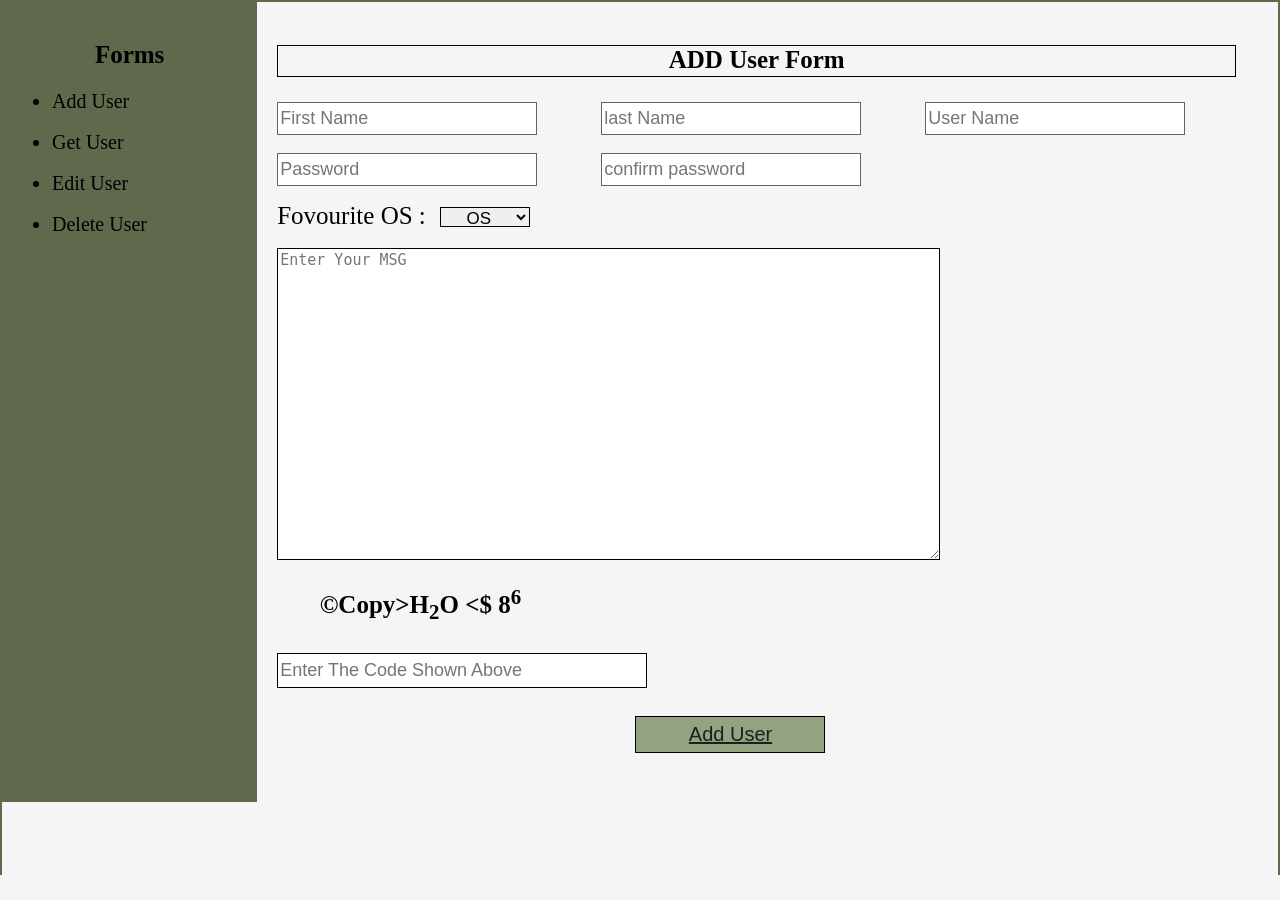
<file: Tasks/Task4/index.html>
<html>
<head>
   
    <title>Task4</title>
    <link rel="stylesheet" href="css/style.css">
</head>
<body>
    <div class="div1">
        <br>
        <h2>Forms</h2>
       
        <ul >
            <li class="li1" >Add User</li>
            <br>
            <li class="li2"  >Get User</li>
            <br>
            <li class="li3">Edit User</li>
            <br>
            <li class="li4" >Delete User</li>
            
        </ul>
      
    </div>
<br>
    <h3 class="h3">ADD User Form</h3>

    <form >
        <input class="na1"  type="text" placeholder= "First Name" > 
        <input class="na2"  type="text" placeholder="last Name"> 
        <input class="na3"  type="text" placeholder="User Name"> 
        <br> <br>
        <input class="pa"  type="password" placeholder="Password"> 
        <input class="pc"  type="password" placeholder="confirm password"> 
    </form>
         <label class="lab1">Fovourite OS :</label>
         <select class="sel1">
         <option hidden>OS</option>
         <OPtion>MAC</OPtion>
         <OPtion>Windows</OPtion>
         <OPtion>LINUX</OPtion>
         <OPtion>Android</OPtion>
        </select>
      <br><br>
      <textarea cols="71" rows="17" class= "tex1" placeholder= "Enter Your MSG"></textarea><br>
      <p class="p1">
        &nbsp;&nbsp;&nbsp;&nbsp;&nbsp;&nbsp;&nbsp;&nbsp;&nbsp;&nbsp;<b>&copy;Copy>H<sub>2</sub>O &lt;$ 8<sup>6</sup><br><br></b>
        <input type="text" class="inp1" placeholder="Enter The Code Shown Above" ><br><br>
        <button><a href="...">Add User</a></button>
      </p>




   
   
   
</body>
</html>
</file>
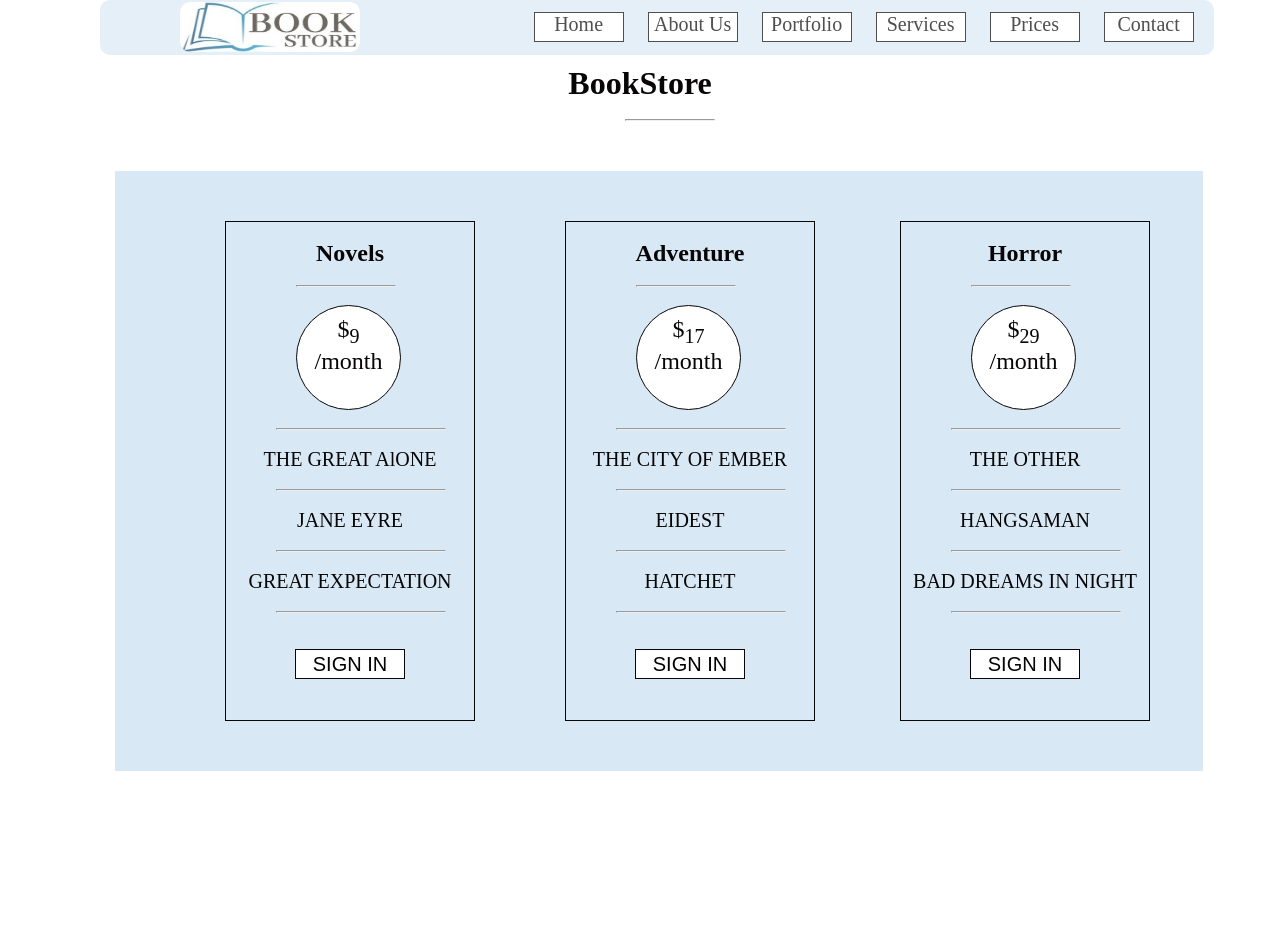
<file: Tasks/Task5/index.html>
<html>
<head>
  <title>Task5</title>
  <meta charse="UTF-8">
  <link rel="stylesheet" href="css/style.css">
</head>
<body>
  <div class="header">
    <img class="img1" src="images/photo.jpg" alt="..">
  <ul class="list1">
     <li><a href="#">Home</a></li>
     <li><a href="#">About Us</a></li>
     <li><a href="#">Portfolio</a></li>
     <li><a href="#">Services</a></li>
     <li><a href="#">Prices</a></li>
     <li><a href="#">Contact</a></li>
  </ul>
</div>
  <h1>BookStore</h1>
  <hr class="hh">
<div class="div1"></div>

<div class="div2">
  <br>
  <h2>Novels</h2>
  <br>
  <hr class="hhh">
  <br>
    <p class="p1">$<sub>9</sub><br>/month</p>
  <br>
  <hr class="hh2"><br>
  <p class="p2">THE GREAT AlONE</p><br>
  <hr class="hh2"><br>
  <p class="p2">JANE EYRE</p><br>
  <hr class="hh2"><br>
  <p class="p2">GREAT EXPECTATION</p><br>
  <hr class="hh2"><br>
  <br>
  <button class="btn1">SIGN IN</button>
</div>


<div class="div3">
  <br>
  <h2>Adventure</h2>
  <br>
  <hr class="hhh">
  <br>
    <p class="pp1">$<sub>17</sub><br>/month</p>
  
  <br>
  <hr class="hh3"><br>
  <p class="p2">THE CITY OF EMBER</p><br>
  <hr class="hh3"><br>
  <p class="p2">EIDEST</p><br>
  <hr class="hh3"><br>
  <p class="p2">HATCHET</p><br>
  <hr class="hh3"><br>
  <br>
  <button class="btn2">SIGN IN</button>
</div>

<div class="div4">
  <br>
  <h2>Horror</h2><br>
  <hr class="hhh"><br>
    <p class="pp2">$<sub>29</sub><br>/month</p>
  <br>
  <hr class="hh4"><br>
  <p class="p2">THE OTHER</p><br>
  <hr class="hh4"><br>
  <p class="p2">HANGSAMAN</p><br>
  <hr class="hh4"><br>
  <p class="p2">BAD DREAMS IN NIGHT</p><br>
  <hr class="hh4"><br>
  <br>
  <button class="btn3">SIGN IN</button>
</div>
</body>
</html>
</file>
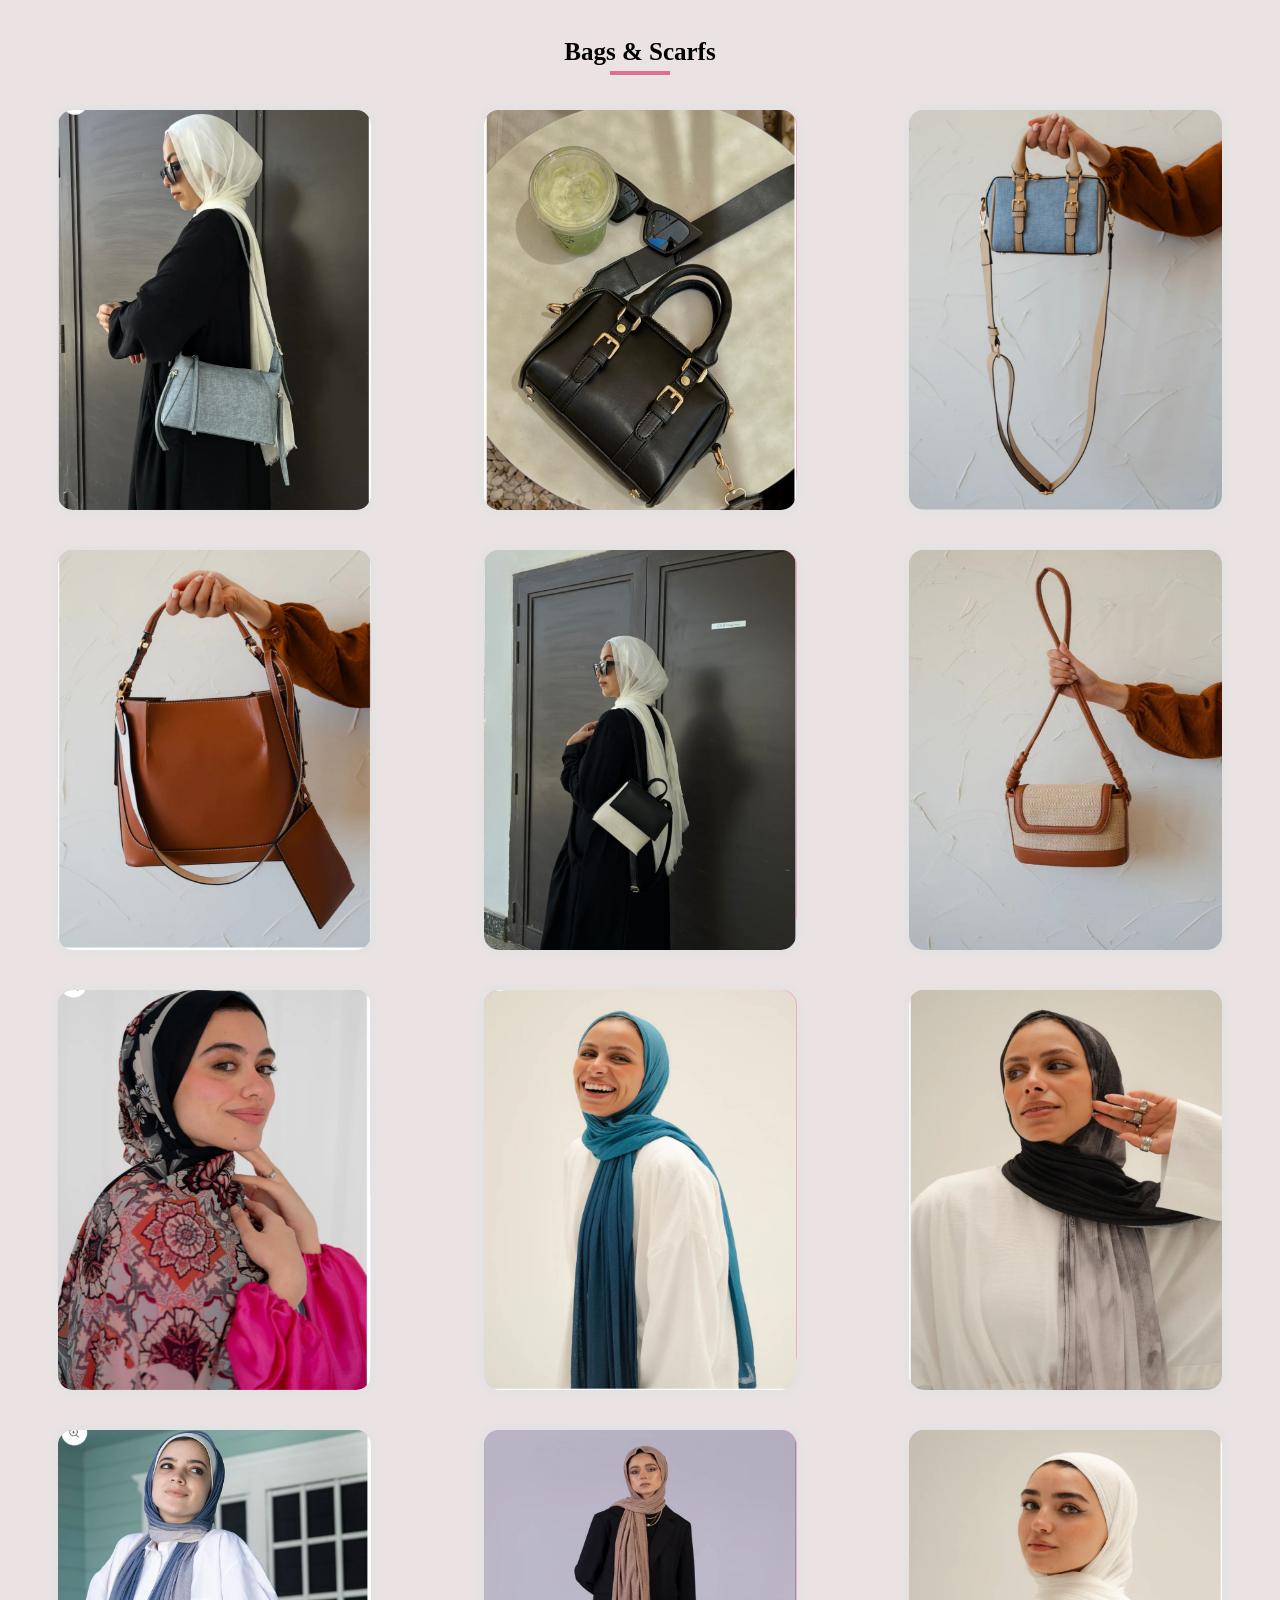
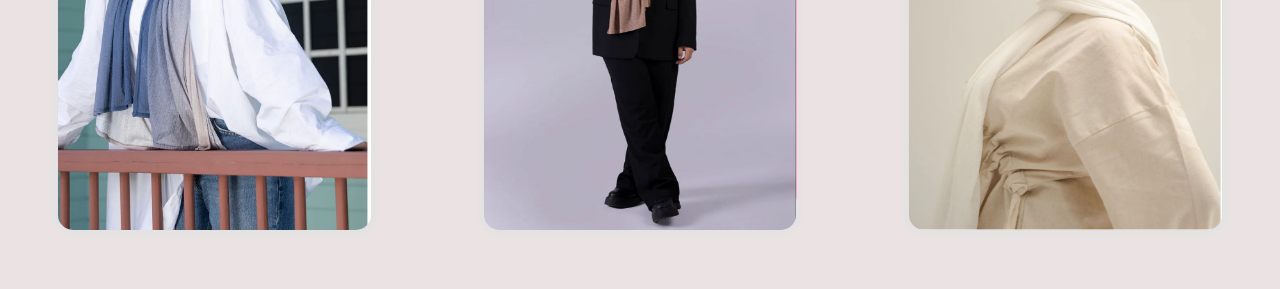
<file: Tasks/Task7/index.html>
<!DOCTYPE html>
<html lang="en">
<head>
    <meta charset="UTF-8">
    <meta name="viewport" content="width=device-width, initial-scale=1.0">
    <title>Document</title>
    <link rel="stylesheet" href="css/style.css">
    <link rel="stylesheet" href="css/all.css">
</head>
<body>
    <section>
         <div class="heading">
            <h2>Bags & Scarfs</h2>
            <div class="div0"></div>
         </div>
        <div class="parent">
         <div class="upper">
            <div class="front">
            <img src="images/photo.jpg" alt="">
            </div>
            <div class="back">
                <h3>Demellier</h3>
                <p>LE 700.00 EGP</p>
                <p class="pp">Lorem ipsum dolor sit, amet consectetur adipisicing.</p>
                 <p>color: white & Black & Brown </p>
                 <article><i class="fa-solid fa-cart-shopping"></i><button>Shop now</button></article>
            </div>
        </div>
        <div class="upper">
            <div class="front">
                <img src="images/photo1.jpg" alt="">
            </div>
            <div class="back">
                <h3>Denim Day bag</h3>
                <p> <del>LE 800.00 EGP</del> LE 600.00 EGP </p>
                <p class="pp">Lorem ipsum dolor sit, amet consectetur adipisicing.</p>
                 <p>color: white & Grey </p>
                 <article><i class="fa-solid fa-cart-shopping"></i><button>Shop now</button></article>
            </div>
        </div>
        <div class="upper">
            <div class="front">
                <img src="images/photo2.jpg" alt="">
            </div>
            <div class="back">
                <h3>Blue demellier</h3>
                <p>LE 800.00 EGP</p>
                <p class="pp">Lorem ipsum dolor sit, amet consectetur adipisicing.</p>
                 <p>color: white & Black </p>
                 <article><i class="fa-solid fa-cart-shopping"></i><button>Shop now</button></article>
            </div>
        </div>
    
        <div class="upper">
            <div class="front">
                <img src="images/photo4.jpg" alt="">
            </div>
            <div class="back">
                <h3>Linen Noir Backpack</h3>
                <p>LE 650.00 EGP<mark> One piece</mark></p>
                <p class="pp">Lorem ipsum dolor sit, amet consectetur adipisicing.</p>
                 <p>color: white & Black </p>
                 <article><i class="fa-solid fa-cart-shopping"></i><button>Shop now</button></article>
            </div>
         </div>
        <div class="upper">
            <div class="front">
                <img src="images/photo3.jpg" alt="">
            </div>
            <div class="back"><h3>Blue demellier</h3>
                <p>LE 800.00 EGP</p>
                <p class="pp">Lorem ipsum dolor sit, amet consectetur adipisicing.</p>
                 <p>color: white & Black </p>
                 <article><i class="fa-solid fa-cart-shopping"></i><button>Shop now</button></article>
                </div>
        </div>
        <div class="upper">
            <div class="front">
                <img src="images/photo7.jpg" alt="">
            </div>
            <div class="back"><h3>Blue demellier</h3>
                <p>LE 800.00 EGP</p>
                <p class="pp">Lorem ipsum dolor sit, amet consectetur adipisicing.</p>
                 <p>color: white & Black </p>
                 <article><i class="fa-solid fa-cart-shopping"></i><button>Shop now</button></article>
            </div>
        </div>
        <div class="upper">
            <div class="front">
                <img src="images/photo5.jpg" alt="">
            </div>
            <div class="back">
                <h3>Blue demellier</h3>
                <p>LE 800.00 EGP</p>
                <p class="pp">Lorem ipsum dolor sit, amet consectetur adipisicing.</p>
                 <p>color: white & Black </p>
                 <article><i class="fa-solid fa-cart-shopping"></i><button>Shop now</button></article>
            </div>
         </div>
        <div class="upper">
            <div class="front">
                <img src="images/photo6.jpg" alt="">
            </div>
            <div class="back">
                <h3>Blue opal</h3>
                <p>LE 450.00 EGP</p>
                <p class="pp">shipping calculated at checkout.</p>
                 <p>color: white & Black </p>
                 <article><i class="fa-solid fa-cart-shopping"></i><button>Shop now</button></article>
            </div>
        </div>
        <div class="upper">
            <div class="front">
                <img src="images/photo8.jpg" alt="">
            </div>
            <div class="back">
                <h3>Arabella Whisper</h3>
                <p>LE 450.00 EGP</p>
                <p class="pp">shipping calculated at checkout.</p>
                 <p>color: white & Black </p>
                 <article><i class="fa-solid fa-cart-shopping"></i><button>Shop now</button></article>
            </div>
        </div>
        <div class="upper">
            <div class="front">
                <img src="images/photo9.jpg" alt="">
            </div>
            <div class="back">
                <h3>Navo</h3>
                <p>LE 350.00 EGP</p>
                <p class="pp">shipping calculated at checkout.</p>
                 <p>color: white & Black </p>
                 <article><i class="fa-solid fa-cart-shopping"></i><button>Shop now</button></article>
            </div>
        </div>
        <div class="upper">
            <div class="front">
                <img src="images/photo10.jpg" alt="">
            </div>
            <div class="back">
                <h3>Sand</h3>
                <p>LE 300.00 EGP</p>
                <p class="pp">shipping calculated at checkout.</p>
                 <p>color: white & Black </p>
                 <article><i class="fa-solid fa-cart-shopping"></i><button>Shop now</button></article>
            </div>
        </div>
        <div class="upper">
            <div class="front">
                <img src="images/photo11.jpg" alt="">
            </div>
            <div class="back">
                <h3>Off white Kuwaiti</h3>
                <p>LE 450.00 EGP</p>
                <p class="pp">shipping calculated at checkout.</p>
                 <p>color: white & Black </p>
                 <article><i class="fa-solid fa-cart-shopping"></i><button>Shop now</button></article>
            </div>
        </div>
        </div>
    </section>
    
            
       
    </section>
</body>
</html>
</file>
<file: 01-Creative-Agency/css/style.css>
* {
    margin: 0;
    padding: 0;
    box-sizing: border-box;
}
/*body{
    font-family: 'Franklin Gothic Medium', 'Arial Narrow', Arial, sans-serif;
}*/
header{
    width: 100%;
    height: 55px;
    background-color: black;
    position: fixed;
    opacity: 0.7;
    z-index: 10;
 img {
    width: 100px;
    height: 45px;
    margin-left: 190px;
    margin-top: 7px;
}
}
header nav {
    float: right;
    margin-right: 25px;
    padding-top: 15px;
}
header nav a {
    margin-left: 23px;
    font-size: 20px;
    text-decoration: none;
    color: goldenrod;
    position: relative;
   
}
nav a:after{
    content: "";
    position: absolute;
    width: 0;
    height:0;
    left: 0;
    bottom: 0;
    opacity: 0;
    margin-bottom: -5px;
}
nav a:hover::after{
    width: 100%;
    height: 4px;
    opacity: 1;
    transition: 0.5s;
    background-color: whitesmoke;
}
.blog_post{
    width: 90px;
    height: 35px;
    margin-top: 40px;
    background-color:goldenrod;
    top: 0;
    left: 0;
    position: absolute;
    text-align: center;
    margin-right: 20px;
    opacity: 0;
    color: black;
    padding-top: 3px;
}
.blog:hover .blog_post{
    opacity: 1;
}
.hero {
    background-image: url(../images/photo.jpg);
    background-repeat:no-repeat ;
    height: 100vh;
    background-size: 100% 100%;
    text-align: center;
}
.overlay {
    height: 100vh;
    background-color: rgba(0,0,0,0.5);
}
.hero h1 {
    color: rgba(211, 164, 45, 0.849);
    padding-top: 150px ;
    font-size: 35px;
}
.hero p {
    color: white;
    font-size: 20px;
    padding-top: 45px;
}
.hero button {
    width: 130px;
    height: 40px;
    margin-top: 60px;
    font-size: 17px;
} 
.hover-opacity:hover {
    opacity: 0.7;
}
.btn1 {
    background-color: goldenrod;
}
/*****************/
.sec2 {
    height: 100vh;
    width: 100%;
    background-color: white;
    text-align: center;
    padding: 5%;
}
.sec2 h1 {
    font-size: 30px ;
}
.welcom {
    text-align: center;
    overflow: hidden;
}

.sec2 h2{
 padding-top: 5px;
 padding-bottom: 5px;
 width: 100%;
}
.sec2 p{
    padding-bottom: 7px;
    word-spacing: 2px;
    letter-spacing: 1px;
    font-size: 20px;
    color: grey
}


.div2 {
   width: 28%;
    height: 200px;
    border: 1px solid lightgray;
    float: left;
    position: relative;
    padding-top: 20px;
    margin: 90px 0;
    margin-left: 100px;
    margin-right: 30px;
    
    
}
.div3 {
    width: 28%;
    height: 200px;
    border: 1px solid lightgray;
    float: left;
    position: relative;
    margin: 40px;
    padding-top: 20px;
    margin: 90px auto;
}
.div4 {
   width: 28%;
    height: 200px;
    border: 1px solid lightgray;
    float: left;
    position: relative;
    margin: 90px 30px;
    padding-top: 20px;
}
.after0{
    z-index: 5;
}
.after0:after{
    position: absolute;
    content: "";
    width: 0;
    height: 0;
    top: 0;
    left: 0;
    background-color: black;
    opacity: 0.4;
    z-index: -1;
   
}
.after0:hover::after{
    width: 100%;
    height: 100%;
    opacity: 0.8;
    transition: 1s;
}
.after0:hover h2{
    color: white;
}

.li1 ,.li2 , .li3 {
   font-size: 25px;
   color: goldenrod;
}
.sec2 a{
    text-decoration: none;
    font-size: 20px;
    color: goldenrod;
}

/*******************/
.sec3{
    height: 140vh;
    background-color: whitesmoke;
    text-align: center;
    padding: 5%; 
}

.sec3 h2 {
    font-size: 30px;
    text-align: center;
}
.featured{
    width: 100%;
    display: flex;
    justify-content: space-between;
    flex-wrap: wrap;
    height: 100%;
   
}
.featured-parent  {
    width: 26%;
    height: 45%;
    border: 1px solid lightgray;
    padding-top: 20px;
    margin: 20px;
    background-color: white;
    position: relative;
    
}
.featured img {
    width: 90%;
    height: 95%;
}
.featured-content{
    position: absolute;
    width: 100%;
    height: 100%;
    top: 0;
    left: 0;
    bottom: 0;
    right: 0;
    text-align: center;
    background-color: rgba(0,0,0,0.7);
    opacity: 0;
    visibility: visible;
    transition: opacity 1s;
}
.featured-info {
    position: absolute;
    width: 80%;
    transform: translate(-50%, -50%);
    top: 50%;
    left: 50%;
   text-align: center;
}
.featured-content:hover{
    visibility: visible;
    opacity: 1;
}
.featured-info a {
    position: relative;
    top: 15px;
   
}
.featured-info i {
    font-size: 25px;
    color: white;
    display: inline-block;
    background-color: goldenrod;
    width: 40px;
    line-height: 38px;
}
.featured-info h2 {
    font-size: 25px;
   color: goldenrod;
}
.featured-info p {
    font-size: 25px;
    color:#fff;
}
  
/*************/
.sec4{
    height: 100vh;
    width: 100%;
    background-color: white;
    text-align: center;
    padding: 5%; 
}
.sec4 h2 {
    font-size: 35px;
    text-align: center;
    padding-top: 10px;
}
.offer{
    width: 100%;
    display: flex;
    justify-content: space-evenly;
    flex-wrap: wrap;
    height: 100%;
   
}
.offer div {
    width: 28%;
    height: 40%;
    border: 1px solid lightgray;
    padding-top: 20px;
    margin-left: 20px;
    margin-top: 20px;
    position: relative;
   
}
.after00{
    z-index: 5;
}
.after00:after{
    position: absolute;
    content: "";
    width: 0;
    height: 0;
    top: 0;
    left: 0;
    background-color: black;
    opacity: 0.4;
    z-index: -1;
   
}
.after00:hover::after{
    width: 100%;
    height: 100%;
    opacity: 0.8;
    transition: 1s;
}
.after00:hover h3{
    color: white;
}

.offer i {
  font-size: 30px;
  color: goldenrod;
  padding-top: 5px;
  padding-left: 10px;

}
.offer h3 {
   font-size: 25px;
   text-align: center;
   float:right;
  margin-right: 80px;
}
.offer p {
    float: right;
    font-size: 20px;
    margin-top: 20px;
    width: 90%;
    margin-right: 15px;
    color: grey;

}
/******************/
.sec5{
     width: 100%;
    background-color: whitesmoke;
    padding: 5%; 
    justify-content: space-between;
    display: flex;
    flex-wrap:wrap ;
}
.sec5 h2 {
    font-size: 30px;
}
.sec5 .div00 {
    width: 60px;
    height: 4px;
    background-color: goldenrod;
    margin-left: 5px;
}
.left {
    width: 50%;
}
.left p {
    margin-top: 20px;
    font-size: 20px;
    color: grey;
}
.sec5 ul {
    list-style: none;
    margin-top: 15px;
    color: grey;
}
.sec5 i {
    margin-top: 10px;
    font-size: 20px;
    color: goldenrod;
}
.right {
    width: 50%;
    display: flex;
}
.right  div .img1 {
    width: 95%;
    height: 300px;
    margin-top: 65px;
    margin-left:5px ;
   
}
.right  div .img2 {
    width: 90%;
    height: 300px;
    margin-top: 40px;
    margin-left:20px ;
   
   
}
.right  div .img3 {
    width: 90%;
    height: 300px;
    margin-top: 65px;
    margin-left:23px ;
   
}

/**************/
.sec6 {
    width: 100%;
    
}
.sec6 .parent ,.parent2 {
    width: 100%;
    height: 50vh;
    background-image: url(../images/photo9.jpg);
    background-size: cover;
    position: relative;
    background-attachment: fixed;
   
    
}
.overlay2 , .overlay3{
    position: absolute;
    width: 100%;
    height: 100%;
    top: 0;
    left: 0;
    background-color: rgba(0,0,0,0.8);
}
.container ,.container2{
    display: flex;
    justify-content: space-between;
    flex-wrap: wrap;
}
.div5 ,.div6 ,.div7 ,.div8 {
    width: 20%;
    margin-top: 80px;
    margin-left: 20px;
   padding-top: 10px;

}
.div5 {
    margin-left: 100px;
}

.sec6 div i {
    font-size: 30px;
    margin-left: 30px;
    padding-left: 3px;
    color: goldenrod;
}
.sec6 h3 {
    color: white;
    margin-top: 10px;
    margin-left: 35px;
}
.sec6 span {
   color: white;
    font-size: 20px;
    padding-top: 10px;
   
}
/*****************/
.sec7 {
    padding: 3%;
    height: 100vh;
    width: 100%;
    text-align: center;
}
.sec7 h2 {
    font-size: 30px;
}
.pricing {
    width: 100%;
    flex-wrap: wrap;
    justify-content: space-evenly;
    display: flex;
    padding-top: 17px;
}

.pricing-item {
  width: 25%;
  border: 1px solid gray;
  text-align: center;
  position: relative;
  z-index: 5;
}
.pricing-item:after {
    position: absolute;
    content: "";
    width:100%;
    height: 0;
    top:0;
    left: 0;
    opacity: 0;
    background-color: black;
  }
  .pricing-item:hover::after{
      width: 100%;
      height: 100%;
      opacity: 0.7;
      transition: 1s;
      z-index: -1;
  }
  .pricing-item:hover .pricing-hover{
    color:goldenrod;
  }
.pricing h3 {
    padding: 7px;
    font-size: 25px;
}

.pricing article {
    padding-top: 20px;
    width: 105px;
    height: 105px;
    border-radius: 50%;
    border: 2px solid darkgoldenrod;
    margin: 12px auto;
}
.pricing span {
    font-size: 35px;
  
}

.pricing p {
    padding: 2%;
    color: grey;
    font-size: 17px;
}
.pricing button {
    margin-top: 10px;
    width: 120px;
    height: 30px;
    border: 2px solid darkgoldenrod;
    margin-bottom: 15px;
    font-size: 15px;
}
/*****************/
.sec8 {
    height: 70vh;
    width: 100%;
}
.left2 ,.right2 {
    width: 50%;
}
.left2  img {
    width: 105px;
    height: 105px;
    border-radius: 50%;
    margin-left: 100px;
}
.left2  div{
    display: flex;
    padding-top: 50px;
}
.article1 {
    margin: 20px ;
    
}
.left2 p {
    margin: 15px 100px;
    font-size: 20px;
    color: white;
    width: 50%;
}

.right2  img {
    width: 105px;
    height: 105px;
    border-radius: 50%;
    margin-left: 100px;
}
.right2  div{
    display: flex;
    padding-top: 50px;
}
.article1 {
    margin: 20px ;
    
}
.article1 h2 {
    color: white;
}
.article1 h3 {
    color: goldenrod;
}
.right2 p {
    margin: 15px 100px;
    font-size: 20px;
    color: white;
    width: 50%;
}
/*******************/
.sec9 {
    height: 100vh;
    width: 100%;
    padding: 3%;
}
.title1{
    text-align: center;
    font-size: 35px;
}
.div0{
    width: 65px;
    height: 4px;
    background-color: goldenrod;
    margin: auto;
}
.team-container{
    width: 85%;
    margin: auto;
   margin-top: 25px;
   
}
.team-parent{
 overflow: hidden;
}
.team-item{
   float: left;
   width: 30%;
   background:lightgray;
   text-align: center;
   padding: 18px 14px;
   position: relative;
}
.center2{
    margin: 0px 5%;
}
.team-img{
    width: 85%;
    margin: auto;
    position: relative;
}
.team-img img {
    width: 100%;
}
.team-overlay {
    position: absolute;
    width: 100%;
    height: 100%;
    background-color:rgba(0,0,0,0.5);
    top: 0;
    left: 0;
    visibility: hidden;
}
.team-item:hover .team-overlay{
    visibility: visible;
}
.team-overlay a {
     display: block;
     width: 40px;
     height: 40px;
     background-color:goldenrod;
     color: white;
     margin-left:auto ;
}
.team-overlay a i {
    line-height: 40px;
}
.team-info-title{
    color: #222;
    padding: 11px 0;
}
.team-info-p {
    color: grey;
    text-transform: uppercase;
    font-size: 19px;
}
.team-item:hover .team-info-title{
    color: #fff;
}
.team-item:hover .team-info-p {
    color: goldenrod;
}
.team-item:after {
  position: absolute;
  content: "";
  width:100%;
  height: 0;
  top:0;
  left: 0;
  opacity: 0;
  background-color: black;
}
.team-item:hover::after{
    width: 100%;
    height: 100%;
    opacity: 0.7;
    transition: 1s;
}

/************************/
.sec10 {
    height: 100vh;
    width: 100%;
    padding: 3%;
}
.sec10 h2{
    text-align: center;
    font-size: 35px;
}
.news-container{
    width: 85%;
    margin: auto;
   margin-top: 25px;
   
}
.news-item {
   float: left;
   width: 30%;
   padding: 18px 14px;
   position: relative;
   margin-left: 15px;
   background-color: whitesmoke;

}
.news-info {
    padding-left: 15px;
}
.news-list {
    list-style: none;
    display: flex;
    justify-content: space-evenly;
    margin-right: 70px;
   
}
.news-list i {
    color: goldenrod;
    
    padding-top: 15px;
}
.news-img img {
    width: 250px;
    height: 300px;
    margin-left: 20px;
}
.news-info h3 {
    padding-top: 10px;
    padding-left: 5px;
    
}
.news-info p {
    padding-top: 15px;
    width: 70%;
    padding-left: 5px;
    padding-bottom: 15px;
    color: rgb(82, 82, 82);
    font-size: 18px;
}
.news-info a {
    padding-left: 5px;
    text-decoration: none;
    color: darkgoldenrod;
   font-size: 20px;
}
.news-item:after {
    position: absolute;
    content: "";
    width:100%;
    height: 0;
    top:0;
    left: 0;
    opacity: 0;
    background-color: black;
  }
  .news-item:hover::after{
      width: 100%;
      height: 100%;
      opacity: 0.6;
      transition: 1s;
  }
/*******************/
.sec11{
    width: 100%;
    height: 50vh;
    padding-top: 5%;
}
footer {
    width: 100%;
    height: 40vh;
    background-color:black;
    text-align: center;
}
.sec11 img {
    width: 160px;
    height: 105px;
    border-radius: 50%;
    margin-top: 10px;
}
footer p{
    color: #fff;
    font-size: 20px;
    padding-top: 15px;
    margin-left: 5px;
}
.icons i {
    width: 50px;
    height: 50px;
    border-radius: 50%;
    background-color: goldenrod;
    color: white;
    font-size: 30px;
    padding: 10px 9px;
    margin-top: 20px;
}
.icons i:hover{
    opacity: 0.9;
}
</file>
<file: 02-Cake-Shop/css/style.css>
*{
    padding: 0;
    margin: 0;
    box-sizing: border-box;
}
.sec1{
    width: 100%;
    height: 100vh;
}
.d_flex{
    display: flex;
    flex-wrap: wrap;
}
header{
    width: 90%;
    margin-left:80px;
    height: 60px;
}
header img {
    width: 155px;
    height: 135px;
    margin-top: -12px;
    border-radius: 50%;
}
header .herfs li {
    list-style: none;
    width: 100px;
    display: inline-block;
    margin-right: 30px;
    position: relative;
    padding: 3px 4px;
}
.style {
    margin-top: 40px;
    font-size: 23px;
}
.herfs li a {
    text-decoration: none;
    color: rgba(3, 1, 0, 0.774);
    position: relative;
    font-family:'Times New Roman', Times, serif;
    display: block;
    text-align: center;
    width: 100%;
}
.herfs li a:hover{
    color: rgb(255, 96, 122);
}

 .herfs li .style:after{
    content: "";
    position: absolute;
    top: 0;
    left: 0;
    width: 100%;
    height: 94%;
    border: 2px solid rgb(255, 96, 122);
    border-left: transparent;
    border-right: transparent;
    transform: scaleX(0);
    transition: 1s;
    transform-origin:center;
  }
 .herfs li .style:hover::after{
     transform: scaleX(1);
}
 .herfs li .style:before{
    content: "";
    position: absolute;
    bottom: 0;
    right:0;
    width: 96%;
    height: 100%;
    border: 2px solid rgb(255, 96, 122);
    border-bottom: transparent;
    border-top: transparent;
    transition: 0.5s;
    transform: scaleY(0); 
}
 .herfs li .style:hover::before{
     transform: scaleY(1);
}
/******************************/
.dropdown{
    position: relative;
    }
    .dropdown-menu{
        position: absolute;
        width: 480px;
        background-color:white;
        margin-top: 7px;
        transform: scale(0);
        transition: transform 0.5s;
        opacity: 0;
        border: 1px solid rgb(255, 96, 122) ;
        text-decoration: dotted;
       
    }
    .dropdown-menu ul{
        display: table-cell;
        text-align: left;
    }
    .dropdown-menu ul li {
        width: 100%;
        color:  rgba(3, 1, 0, 0.774);
        font-size: 18px;
        
    }
    .dropdown:hover .dropdown-menu{
        transform: scale(1);
        opacity: 1;
    }
    .list-menu li .under-style {
       border-bottom: 1px dotted rgba(3, 1, 0, 0.774);
       display: block;
       width: 50px;
       margin-left: 40px;
       font-size: 18px;
       color:  rgb(255, 96, 122);
       font-family: "pt-sans",sans-serif;
       padding-top: 5px 0;
    }
    .list-menu li .under1{
        width: 65px;
    }
    /*****************************************/
.login {
    text-align: right;
}
.login ul li {
    list-style: none;
    display: inline-block;
    width: 40px;
    margin-top: 48px;
}
ul li i {
    font-size: 27px;
    color:rgb(255, 96, 122);
 }
 ul span {
    font-size: 17px;
     color: rgba(3, 1, 0, 0.774);
     padding-top: 55px;
}
.login .after{
    width: 18px;
    height: 24px;
    border-radius: 50%;
   /* background-color :rgba(3, 1, 0, 0.774);*/
   background-color:rgb(190, 182, 182);
    color: white;
    font-size: 20px;
    margin-top: 55px;
    text-align: center;
    padding-top: 3px;
}
/******************************/
main{
    width: 82%;
    height: 70vh;
    margin: 65px auto;
    /*background-color: rgb(235, 227, 227);*/
    background-image: url(../images/photo23.jpg);
    background-size: 100% 100%;
}
.overlay {
    background-color: rgba(0, 0, 0,0.2);
    height: 70vh;
   
}
main .left {
    width: 50%;
    font-size: 23px;
    padding-top: 130px;
    padding-left: 20px;
    font-family:'Gill Sans', 'Gill Sans MT', Calibri, 'Trebuchet MS', sans-serif;
    text-transform: capitalize;
    color: white;
}
button {
    width: 120px;
    height: 35px;
    margin: 30px 10px;
    font-size: 17px;
    border: none;
    background-color: rgba(0, 0, 0,0);
    position: relative;
    border: 1px solid rgb(255, 96, 122) ;
    color: white;
}
button:hover {
    background-color: rgb(255, 96, 122);
}
/*main img {
    width: 100%;
    height: 70vh;
    float: right;
   margin-top: -305px;
  
}*/
.photo2{
    width: 40%;
    height: 70vh;
    float: right;
    margin-right: 30px;
    margin-top: -325px;  
}
/******************/
.sec2{
    width: 100%;
    height: 170vh;
}
.sec2 h2{
    color:rgb(31, 14, 2) ;
    text-align: center;
}
.div0{
    width: 70px;
    height: 2px;
    background-color:rgb(255, 96, 122);
    margin: 5px auto;
    transition: width 0.2s;
}
.line:hover .div0{
    width: 120px;
    transition: width 0.2s;
}
.upper{
    width: 100%;
    height: 50vh;
    margin-left: 115px;
}
.most-popular{
    width: 20%;
    height: 350px;
    padding-top: 20px;
    background-color: rgb(235, 227, 227);
    margin: 20px 5px;
}
.margin{
    padding-right: 7px;
}
.margin1{
    padding-left: 7px;
}
.most-popular img ,.right img {
    width: 100%;
    height: 100%;
    margin-top: -10px;
}
.most-popular p {
    padding-top: 15px;
    padding-left: 7px;
    color: rgb(68, 68, 68);
    font-size: 17px;
}
.most-popular h3 {
    padding: 0 7px;
}
.under i{
    background-color:rgb(255, 96, 122) ;
    color: white;
    width: 30px;
    line-height: 30px;
    float: right;
    text-align: center;
    margin-top: -30px;
    opacity: 0;
}
.most-popular:hover i{
    opacity: 1;
}
.scale{
   margin: 100px 50px;
   margin-top: 180px;
}
.left1{
    width: 44%;
    height: 330px;
    background-color: rgb(235, 227, 227);
    padding: 20px;
    margin: 20px;
    margin-left: 70.5px;
}
.left1 i{
    font-size: 40px;
    color: rgb(255, 96, 122);
    padding-top: 15px;
}
.left1 .span2 {
    font-size: 25px;
    color:  rgba(3, 1, 0, 0.774);
    font-weight: bold;
    padding-top: 12px;
}
.left1 .mark{
    padding-left: 35px;
}
.left1 .mark1{
    font-size: 17px;
    word-spacing:2px;
    text-transform: capitalize;
    font-family:system-ui, -apple-system, BlinkMacSystemFont, 'Segoe UI', Roboto, Oxygen, Ubuntu, Cantarell, 
    'Open Sans', 'Helvetica Neue', sans-serif;
    padding-top: 7px;
}
.right{
    width: 20.5%;
    height: 330px;
    padding-top: 20px;
    background-color: rgb(235, 227, 227);
    margin: 20px 10px;
    transition: transform .5s;
}
.right:hover {
    transform: scale(1.1);
}

.scale .right p , .disc{
   padding-left: 10px;
   font-size: 17px;
   font-weight: bolder;
   font-style: oblique;
   color: rgb(20, 12, 1);
}
.cake {
    padding-left: 10px;
    font-size: 17px;
    font-weight: bolder;
    font-style: oblique;
    color:rgb(255, 96, 122);
 }

.span-up {
    width: 60px;
    height: 2px;
    background-color: rgb(255, 96, 122);
    float: right;
    margin-right: 10px;
    margin-top: 60px;
}
.sparte {
    width: 90%;
    margin-left: 70px;
}


.free article , .free1 article{
    height: 55px;
    background-repeat: no-repeat;
    transition: .5s;
}
.sparte-icon-2 , .sparte-icon-3 , .sparte-icon-4 , .sparte-icon-5 {
    background-image: url(../images/service-icon.png);
}
.sparte h3 {
    color: rgb(255, 96, 122);
    font-weight: bold;
    font-size: 23px;
}
.sparte p{
  color:rgb(31, 14, 2);
  font-size: 17px;
  font-weight: bold;
}
.sparte-icon-1{
    background-position: center -9px;
    background-image: url(../images/photo-icon1-removebg-preview\(1\).png);
}
.sparte-icon-1:hover{
   background-position: center -437px;
}
.sparte-icon-2{
    background-position: center -185px;
}
.sparte-icon-2:hover{
   background-position: center -275px;
}
.sparte-icon-3{
    background-position: center -370px;
}
.sparte-icon-3:hover{
   background-position: center -460px;
}
.sparte-icon-4{
    background-position: center -740px;
}
.sparte-icon-4:hover{
   background-position: center -830px;
}
.sparte-icon-5 {
  background-position: center -555px;
}
.sparte-icon-5:hover{
   background-position: center -645px;
}
.free{
    margin-top: -50px;
    flex: 1;
    text-align: center;
    border-right: 1px solid palevioletred;
}
.free1{
    margin-top: -50px;
    flex: 1;
    text-align: center;
}
hr {
    width: 85%;
    margin-top: 40px;
    margin-left: 100px;
}
/**************************************************************/
.sec3 {
 width: 100%;
 height: 200vh;
 padding:10% 0;
}
.sec3 h2 {
    text-align: center;
    color: rgb(31, 14, 2); 
    font-size: 27px;
}

.sec3 ul {
    font-size: 23px;
    justify-content: center;
    list-style: none;
    color:rgb(43, 42, 42);
} 
.sec3 li {
    margin: 15px 20px ;
}
body {
    perspective: 700px;
}
.parent{
    position: relative;
    width: 100%;
    height: 100%;
    margin-left: 115px;
    
}
.parent1 {
    transform-style: preserve-3d;
    width: 20%;
    height: 380px;
    margin: 20px 7px;
    position: relative;
    transition: 1s;
    /*box-shadow: 0px 0px 5px 5px rgb(227, 226, 226);*/
}
 .front , .back {
    width: 100%;
    height: 100%;
    position: absolute;
}
.front {
    z-index: 1;
    background-size: 100% 100%;
    backface-visibility: hidden;
    background-color:rgb(228, 216, 216);
}
.back{
    background-color: rgb(228, 216, 216);
    transform: rotateY(180deg);
    /*backface-visibility: hidden;*/
}
.parent1:hover {
    transform: rotateY(180deg);
}

.parent1 img {
    width: 100%;
    height: 100%;
}
.photo1 {
   padding: 0px 5px;
}
.back i {
    line-height: 35px;
    color: white;
    background-color: rgb(255, 96, 122);
    width: 40px;
    font-size: 30px;
    text-align: center;
    border-radius: 5px;
}
.parent1 .div5 {
    margin: 140px 45px;
}
.front .active {
    color: yellow;
}
.front p {
    font-size: 17px;
    padding: 5px 0;
}
.front span {
    font-weight: bold;
}
</file>
<file: 03-Ecommerce/CSS/style.css>
*{
    box-sizing: border-box;
    padding: 0;
    margin: 0;
    transition: all 0.1s linear;
}
 .upper {
    width: 100%;
    height: 35px;
    border-bottom: 2px solid rgb(37, 39, 33);
    overflow: auto;
    font-family: 'Times New Roman', Times, serif;
    margin-top: 10px;
}
.upper .left {
  float: left;
  margin-left: 50px;

}
.upper .left a {
    text-decoration: none;
    font-size: 20px;
    margin-left: 25px;
    color: rgb(33, 43, 14);
}
.wish {
   color: rgb(33, 43, 14);
}
.upper .right {
    float: right;
    margin-right: 30px;
}
.upper .right a {
    text-decoration: none;
    margin-right: 25px;
    font-size: 20px;
    color: rgb(83, 93, 60);
    display: inline-block;
}
.upper.right i {
    transition: transform 0.5;
}
.upper .right i:hover {
    color: rgb(127, 129, 125);
    transform: scale(1.1);
    /*transform: rotateY(180deg);*/
}
/************************************************/
.inner {
    width: 100%;
    height: 75px;
    margin-top: 15px;
    display: flex;
    justify-content: space-around;
}
.inner .left {
    display: flex;
}
.inner .left h2{
  font-size: 25px;
  font-family: 'Times New Roman', Times, serif;
  padding: 15px 20px;
  color: rgb(41, 40, 40);

}
.left span {
    color: rgb(104, 114, 82);
}
.inner img {
    width: 85px;
    height: 85px;
    border-radius: 50%;
    margin-top: -13px;
}
.inner ul li {
     list-style: none;
     display: inline-block;
     margin-top: 15px;
}
.inner ul li a {
    text-decoration: none;
    font-size: 18px;
    font-family: Arial, Helvetica, sans-serif;
    margin-left: 35px;
    color: rgb(29, 28, 28);
}
.inner i:hover{
    color: rgb(127, 129, 125);
    transform: scale(1.1);
}
.inner_right {
    text-decoration: none;
    font-size: 18px;
    margin-top: 15px;
}
.inner_right i {
    margin-right: 20px;
    color:rgb(88, 88, 45);
}
/******************************************/
.style {
    position: relative;
    padding:10px;
}

.style:after {
    content:"";
    position: absolute;
    top: 0;
    left: 0;
    width: 99%;
    height: 91%;
    border: 2px solid rgb(82, 82, 60);
    border-left: transparent;
    border-right: transparent;
    transform: scaleX(0);
    transition: 1s;
    transform-origin:center;
  }
 .style:hover::after{
     transform: scaleX(1);
}
.style:before {
    content:"";
    position: absolute;
    bottom:0;
    right: 0;
    width: 98%;
    height: 100%;
    border: 2px solid rgb(82, 82, 60);
    border-bottom: transparent;
    border-top: transparent;
    transform: scaleY(0);
    transition: 1s;
    transform-origin:center;
  }
 .style:hover::before{
     transform: scaleY(1);
}
.style:hover{
    color: rgb(110, 110, 100);
}
/*****************************************************/
.style1 {
  position: relative;
  padding: 0px 10px;
  display: inline-block;
}
.style1::before {
  content: "";
  position: absolute;
  left: 0;
  right: 0;
  height: 100%;
  width: 2px;
  background-color: rgb(82, 82, 60);
  transform: scaleY(0);
  transform-origin: bottom;
  transition: 0.5s;
}

.style1:after {
  content: "";
  position: absolute;
  left: auto;
  right: 0;
  height: 100%;
  width: 2px;
  background-color: rgb(82, 82, 60);
  transform: scaleY(0);
  transform-origin: top;
  transition: 0.5s;
}

.style1:hover::before {
  transform: scaleY(1);
}

.style1:hover::after {
  transform: scaleY(1);
}

/*************************************************************/
.drop {
  position: relative;
}
.drop_menu {
  position: absolute;
  background-color:rgb(255, 255, 255);
  border-radius: 3px;
  width:400px;
  visibility: hidden;
  opacity: 0;
  display: flex; 
  margin-top: 10px;
  transition:  opacity 0.5s ease , visibility 0.5 ease;
  border: 1px solid rgb(80, 80, 76);
}
.drop_menu ul {
  list-style: none;
  flex: 1;
}
.drop_menu li {
  display: block; 
  width: 100%; 
  padding-bottom: 5px;
}
.first-li {
  font-weight: bold;
  color:rgb(101, 101, 93);
  padding-bottom: 5px;
  font-size: 25px;
  padding-left: 27px;
}
.drop_menu span {
    border-bottom: 2px solid rgb(80, 80, 76);
    display: inline-block;
    font-weight: bold;
}
.link-drop {
  display: block; 
  color: white;
  text-decoration: none;
  transition: 0.3s;
  /*padding-left: 5px;*/
}

.link-drop:hover {
 transform: scale(1.1);
 color: rgb(122, 122, 111);
}

.drop:hover .drop_menu {
  visibility: visible;
  opacity: 1;
}
/***************************************************/
.under {
  width: 100%;
  height: 35px;
  background-color: rgb(158, 160, 153);
}
.under p {
    text-align: center;
    font-size: 18px;
    font-family: Arial, Helvetica, sans-serif;
    color: white;
    padding-top: 7px;
}

.under .spa{
    color: rgb(61, 61, 6);
    padding-bottom: 3px;
    border-bottom: 2px solid rgb(61, 61, 6);
    display: inline-block;
    transition: transform 0.2s ease;
}
.spa:hover {
    cursor: pointer;
    transform: scale(1.1);
}
/**********************************************/
main{
    display: flex;
    width: 100%;
    height: 70vh;
    justify-content: space-around;
}
aside.left1 {
    width: 45%;
    text-align: center;
    transform: translate(2%, 27%);
}
aside.left1 h2 {
    color: rgb(98, 102, 90);
    font-size: 30px;
    padding-bottom: 12px;
    font-family: 'Lobster', cursive;
}
aside.left1 h3 {
    color:rgb(63, 66, 58);
    font-size: 55px;
    font-weight: bold;
    font-family:'Trebuchet MS', 'Lucida Sans Unicode', 'Lucida Grande', 'Lucida Sans', Arial, sans-serif;
    padding-bottom: 13px;
} 
aside.left1 p {
    font-size: 18px;
    color: rgb(108, 110, 105);
    padding-bottom: 25px;
    line-height: 1.4;
    font-family: Arial, Helvetica, sans-serif;
    width: 69%;
    margin-left: 100px;
}
.btn1 {
    width: 148px;
    height: 55px;
    border: none;
    font-size: 20px;
    background-color: rgb(151, 151, 136);
    color: white;
    text-transform: uppercase;
}
.btn1:hover {
   color: rgb(141, 141, 99);
   background-color: rgb(236, 236, 228) ;
   border: 1px solid;
   transition: 0.5s;
}
aside.right1 {
    width: 50%;
    height: 100%;
}
.right1 img {
    width: 80%;
    height:90%;
    margin-top: 50px;
}
/*********************************************************/
.section1_parent {
    display: flex;
    justify-content: space-evenly;
    width: 100%;
    height: 70vh;
    margin-top: 50px;
}
.child1 {
    width: 28%;
    height: 90%;
    position: relative;
    overflow: hidden;
}
.child1 img {
    width: 100%;
    height: 100%;
    transition: transform 0.7s ease;
}
.child1:hover img {
    transform: scale(1.2);
}
.text_sec1 {
    position: absolute;
    z-index: 2;
    bottom: 20px;
    left: 20px;
    font-weight: bold;
    text-align: center;
    margin-left: 100px;
}
.text_sec1 .title {
     font-size: 35px;
     color: rgb(78, 78, 77);
     padding-bottom: 0px;
     transition:transform 0.5s ease ;
     transform: translateY(0);
}
.child1:hover .title {
    transform: translateY(-15px);
}
.text_sec1 a {
    display: inline-block;
    font-size: 25px;
    text-decoration: none;
    color: rgb(91, 94, 81);
    border-bottom: 2px solid;
    opacity: 0;
    transition:transform 0.5s ease , opacity 0.5s ease;
    font-weight: bold;
    transform: translateY(100%);
}
.child1:hover .text_sec1 a {
    opacity: 1;
    transform: translateY(0);
}
.text_sec1 .title1 {
    color: rgb(161, 161, 147);
}
/*******************************************************/
.sec2 {
    margin-top: 60px;
    width: 100%;
    height: 100vh;
}
.header_sec2 {
    width: 95%;
    height: 60px;
    overflow: auto;
    border-bottom: 1px solid;
    margin-left: 35px;
    font-family: 'Times New Roman', Times, serif;
}
.header_sec2 h2 {
    font-size: 38px;
    color: rgb(46, 52, 33);
    float: left;
    margin-left: 15px;
    margin-top: -6px;
}
.trending {
    float: right;
}
.trending a {
    display: inline-block;
    font-size: 23px;
    margin-right: 25px;
    text-decoration: none;
    color: rgb(46, 52, 33);
}
.trending .classic {
    border-bottom: 3px solid rgb(55, 69, 26);
    color:rgb(55, 69, 26);
    min-height: 59.5px;
}
/************************************************************/
.sec2_parent {
    width: 98%;
    height: 60%;
    display: flex;
    position: relative;
    margin-top: 50px;
    justify-content: space-evenly;
    margin-left: 20px;
}
.sec2_child {
    position: relative;
    width: 23%;
    height: 100%;
    transform-style: preserve-3d;
    perspective: 1000px;
    overflow:hidden;
}
.front, .back {
    position: absolute;
    height: 100%;
    width: 100%;
}
.sec2_child img {
    width: 100%;
    height: 100%;
    position: relative;
}
.front {
    z-index: 1;
    backface-visibility: hidden;
    transition: 1s;
    transform: rotateY(180deg);
}

.sec2_child:hover .front {
    transform: rotateY(0deg);
}
.sec2_icons  {
    position: absolute;
    background-color: olivedrab;
    visibility: hidden;
    display: flex;
    width: fit-content;
    left: 25%;
    margin-top: -80px;
}
.sec2_icons i {
    font-size: 35px;
    color:rgb(48, 53, 38);
    padding: 10px;
}
.sec2_icons a {
    display: inline-block;
    background-color: rgb(254, 255, 252);
    transition: backrround-color 0.3s ease;
}
.sec2_child:hover .sec2_icons {
    visibility: visible;
}
.sec2_icons a:hover {
    background-color: rgb(133, 133, 104);
}
.fa-angle-right , .fa-angle-left {
    font-size: 35px;
    margin-top: 160px;
    color: rgb(64, 70, 52);
}
.fa-angle-right:hover , .fa-angle-left:hover {
    color: rgb(114, 126, 91);
}
.parent_text {
    display: flex;
    justify-content: space-evenly;
}
.text_sec2 {
    margin-top: 15px;
    margin-right: 10px;
    font-family: 'Times New Roman', Times, serif;
}
.text_sec2 h2 {
    font-size: 25px;
    padding-bottom: 10px;
    color: rgb(58, 64, 47);
}
 .text_sec2:hover h2 {
    color: rgb(118, 119, 117);
    cursor: pointer;
}
.text_sec2 p {
    font-size: 20px;
    color: rgb(79, 90, 58);
} 
/****************************************************/
.sec3 {
    width: 100%;
    height: 60vh;
    box-shadow: 1px 1px 2px #00000070,-1px -1px 2px #00000070;
    background-color: whitesmoke;
    text-align: center ;
    display: flex;
}
 .sec3_right {
    margin-top: 50px;
 }
.sec3_right h2 {
    font-size: 40px;
    font-weight: bold;
    font-family: 'Times New Roman', Times, serif;
    padding-bottom: 20px;
}
.sec3_right p {
    color: rgb(121, 125, 113);
    font-size: 21px;
    font-family: Arial, Helvetica, sans-serif;
    padding-bottom: 20px;
    width: 50%;
    line-height: 1.6;
    margin: 0 auto;
}
.art_sec3 {
    display: flex;
    width: 100%;
    justify-content: center;
    margin-top: 15px;
}
.art_sec3 img {
    width: 100px;
    height: 100px;
    border-radius: 50%;
    margin-top: -15px;
}
.sec3_left {
    margin-left: 15px;
}
.sec3_left h3{
   font-size: 24px;
   color: rgb(31, 31, 30);
   padding-bottom: 10px;
   padding-right: 30px;
}
.sec3_left p {
    font-size: 19px;
    color: rgb(121, 125, 113);
    width: 100%;
    text-align: center;
}
.fa-sec3 {
    margin-right: 55px;
}
.fa-sec33 {
    margin-left: 60px;
}
/****************************************************/
.sec4 {
    margin-top: 30px;
    height: 100vh;
    width: 100%;
}
.sec4 .h44 {
    text-align: center;
    font-size: 45px;
    font-family:inherit;
    color: rgb(49, 53, 47);
}
.sec4_parent {
    width: 98%;
    height: 60%;
    display: flex;
    position: relative;
    margin-top: 50px;
    justify-content: space-evenly;
    margin-left: 20px;
}
.sec4_child {
    position: relative;
    width: 23%;
    height: 100%;
    transform-style: preserve-3d;
    perspective: 1000px;
    overflow:hidden;
}
.front1, .back1 {
    position: absolute;
    height: 100%;
    width: 100%;
}
.sec4_child img {
    width: 100%;
    height: 100%;
    position: relative;
}
.front1 {
    z-index: 1;
    backface-visibility: hidden;
    transition: 1s;
    transform: translateY(-100%);
}

.sec4_child:hover .front1 {
    transform: translateY(0%);
}
.sec4_icons  {
    position: absolute;
    background-color: olivedrab;
    opacity: 0;
    display: flex;
    width: fit-content;
    left: 25%;
    bottom: 40px;
    transition: all 0.8s ease 0.3s;
    transform: translateY(15PX);
    z-index: 3;
    
}
.sec4_icons i {
    font-size: 35px;
    color:rgb(48, 53, 38);
    padding: 10px;
}
.sec4_icons a {
    display: inline-block;
    background-color: rgb(254, 255, 252);
    transition: transform 0.3s ease;
}
.sec4_child:hover .sec4_icons {
   transform: translateY(0);
   opacity: 1;
}
.sec4_icons a:hover {
    background-color: rgb(133, 133, 104);
}
.fa-angle-right , .fa-angle-left {
    font-size: 35px;
    margin-top: 160px;
    color: rgb(64, 70, 52);
}
.fa-angle-right:hover , .fa-angle-left:hover {
    color: rgb(114, 126, 91);
}
.parent_text4 {
    display: flex;
    justify-content: space-evenly;
}
.text_sec4 {
    margin-top: 15px;
    margin-right: 10px;
    font-family: 'Times New Roman', Times, serif;
}
.text_sec4 h2 {
    font-size: 25px;
    padding-bottom: 10px;
    color: rgb(58, 64, 47);
}
 .text_sec4:hover h2 {
    color: rgb(82, 89, 74);
    cursor: pointer;
}
.text_sec4 p {
    font-size: 20px;
    color: rgb(79, 90, 58);
} 
/**************************************************************************************/
.sec5 {
    width: 100%;
    height: 98vh;
    box-shadow: 1px 1px 2px #00000070,-1px -1px 2px #00000070;
    background-color: whitesmoke;
}
.sec5 h1 {
    font-size: 38px;
    font-family:inherit;
    text-align: center;
    padding-top: 25px;
    color: rgb(49, 53, 47);
}
.parent_sec5 {
    display: flex;
    justify-content: space-evenly;
    width: 100%;
    height: 100%;
    margin-top: 20px;
}
.left_sec5:hover img {
    transform: scale(1.06);
}

.left_sec5 {
    width: 29%;
    height: 100%;
}
.left_sec5 img {
    width: 95%;
    height: 60%;
   /* transition: transform 0.7s ease;*/
}
.left_sec5 span {
    padding: 14px 0;
    color: rgb(125, 128, 121);
    font-size: 19px;
    display:inline-block;
    font-family: sans-serif;
}
.left_sec5 h3 {
    font-size: 22px;
    color: rgb(49, 53, 47);
    padding-bottom: 5px;
    font-family:'Franklin Gothic Medium', 'Arial Narrow', Arial, sans-serif;
}
.left_sec5:hover h3 {
    color: rgb(125, 125, 109);
}
.left_sec5 p {
    font-size: 20px;
    color: rgb(129, 131, 125);
    padding-bottom: 10px;
}
.left_sec5 a {
    font-size: 20px;
    color: rgb(49, 53, 47);
    display: inline-block;
    transition: transform 0.3s ease;
    font-family: sans-serif;
}
.left_sec5 a:hover{
    transform: scale(1.1);
   
}
/************************************************************************/
.sec6 {
    background-color:rgb(255, 255, 255);
    width: 100%;
    height: 35vh;
    margin-top: 15px;
}
.sec6_parent {
    display: flex;
    justify-content: center;
    align-items: center;
}
.sec6_parent article {
    width: 22%;
    margin-right: 10px;
    text-align: center;
    margin-top: 15px;
}
.sec6_icons {
    width: 100%;
    height:80px;
}
.sec6_parent i {
    width: 100%;
    font-size: 48px;
    color: rgb(129, 129, 127);
}
#icon1 {
    opacity: 1;
    visibility: visible;
    transform: translateY(5px);
}
.sec6_icons:hover #icon1 {
   opacity: 0;
   visibility: hidden;
   transform: translateY(-60px);
}
#icon {
    transform: translateY(10px);
    z-index: 2;
   /* transition: transform 0.5s ease;*/
    color: rgb(83, 83, 72);
    visibility: hidden;
    opacity: 0;
}
.sec6_icons:hover #icon {
    transform: translateY(-40px);
    visibility: visible;
    opacity: 1;
}
.sec6_parent h3 {
    font-size: 22px;
    margin-top: 10px;
    color: rgb(73, 73, 71);
    padding-bottom: 10px;
    font-family:Arial, Helvetica, sans-serif;
}
.sec6_parent p {
    font-size: 18px;
    padding-top: 5px;
    color: rgb(159, 159, 156);
    padding-bottom: 10px;
    font-family: Arial, Helvetica, sans-serif;
}
/**********************************************************************/
footer {
    width: 100%;
    height: 60vh;
    background-color: rgb(158, 160, 153);
}
.d_flex {
    display: flex;
    justify-content: space-around;
}
.div1_footer {
    border-bottom:1px solid rgb(78, 78, 78) ;
    height: auto;
    max-width: 90%;
    margin-left: 75px;
    padding-top: 25px;
    padding-bottom: 15px;
}
.art1_footer {
    color: rgb(251, 251, 251);
    font-family: 'Times New Roman', Times, serif;
    width: 30%;
}
.art1_footer h2 {
    font-size: 27px;
}
.art1_footer p {
    font-size: 20px;
    padding-top: 7px;
}
.send {
    width: 40%;
}
.send input{
   width: 70%;
   height: 50px;
   color: rgb(116, 116, 111);
   background-color: rgb(243, 243, 241);
   font-size: 20px;
   border: none;
   border-radius:2px;
   padding-left: 10px;
   outline: none;
}
.Subscribe {
    color: rgb(237, 237, 230);
    background-color: rgb(95, 95, 82);
    font-size: 24px;
    margin-left: 10px;
    height: 50px;
    width: 25%;
    text-align: center;
    line-height: 50px;
    text-decoration: none;
    display: inline-block;
}
.Subscribe:hover {
    transform: scale(1.1);
}
.footer_icons {
    width: 20%;
    margin-left: 70px;
}
.footer_icons i {
    font-size: 27px;
    color:rgb(81, 81, 69);
    margin-top: 12px;
    padding-left: 10px;
}
.footer_icons i:hover {
    scale: 1.1;
    color:rgb(94, 94, 94);
}
/***********************************************************************/
.div2_footer{
  width: 90%;
  height: auto;
  margin-top: 15px;
  margin-left: 75px;
  border-bottom: 1px solid rgb(80, 80, 76);
}

.div2_footer div {
    width: 20%;
    font-family: 'Times New Roman', Times, serif;
}
.div2_footer img {
    width: 100px;
    height: 100px;
    border-radius: 50%;
    margin-top: 7px;
}
.div2_footer h3 {
    font-size: 30px;
    color: rgb(247, 247, 245);
    padding-bottom: 7px;
   
}
.div2_footer a {
    display: block;
    text-decoration: none;
    padding-bottom: 7px;
    font-size: 20px;
    color: rgb(74, 74, 71);
    margin-left: 5px;
}
.div2_footer a:hover {
    text-decoration: underline;
    transform:scale(1.05);
}
.p1 {
    margin-right: 20px;
    font-size: 25px;
    padding-top: 35px;
    color: rgb(75, 75, 70);
}
.quick {
    margin-left: 15px;
}
/**************************************************/
.p2 {
    text-align: center;
    padding-top: 25px;
    font-size: 22px;
    color: rgb(65, 65, 57);
}
.p2 a {
    text-decoration: none;
    color: rgb(89, 89, 80);
    display: inline-block;
}
.p2:hover span i {
    animation: anamy 0.5s linear infinite alternate;
}
.p2:hover a{
   text-decoration: underline ;
   /*scale: 1.1;*/
   font-size: 24px;
  transition: font-size 0.5s ease-in-out;
  
}
.fa-heart {
    color: rgb(67, 67, 53);
    animation: blink 1.5s infinite;
    /*animation: pulse 1.5s infinite;*/
}
@keyframes blink {
    0% {opacity: 1;
        transform: scale(1);
    }
    50% {opacity: 0;
        transform: scale(1.1);
    }
    100% {
     opacity: 1;
     transform: scale(1);
    }
}
</file>
<file: Tasks/Task4/css/style.css>
body{
    background-color: whitesmoke;
    margin: 0px;
    border-top: 2px solid #5f6a4c;
    border-right: 2px solid #5f6a4c ;
    border-left: 2px solid #5f6a4c;
    min-height: 600px;
}
.div1 {
    background-color: #5f6a4c ;
    color: black;
    width: 20%;
    min-height: 800px;
    float: left;
}
h2 {
    text-align: center;
    font-size: 25px;
}
.li1 {
    margin-left: 10px;
    font-size: 20px;
}
.li2 {
    margin-left: 10px;
    font-size: 20px;
}
.li3 {
    margin-left: 10px;
    font-size: 20px;
}
.li4 {
    margin-left: 10px;
    font-size: 20px;
}
.li1:hover { 
    border: #5f6a4c;
    font-size: 25px;
    background-color: #93a281;
}
    .li2:hover {
        background-color:#93a281 ;
        font-size: 25px;
        border: #5f6a4c;
}
.li3:hover {
    background-color: #93a281;
    font-size: 25px;
    border: #5f6a4c;
}
.li4:hover {
    background-color:#93a281;
    font-size: 25px;
    border: #5f6a4c;
}
.h3 {
        margin-left: 20px;
        width: 75%;
        border: 1px solid ;
        float: left;
        text-align: center;
        height: 30px;
        font-size: 25px;
}
.h3:hover {
    background-color:#93a281;
}
input {
    margin-left: 20px;
    margin-right: 40px;
    border: 1px solid#5f6a4c ;
    width: 260px;
    height: 33px;
    font-size: 18px;
}
input:hover{
    background-color:#93a281;
}
.lab1 {
    margin-left: 20px;
    font-size: 25px;
}
.sel1 {
    margin-left: 10px;
    width: 90px;
    border: 1px solid ;
    text-align: center;
    height: 20px;
    font-size: 17px;
}
.tex1 {
    margin-left: 20px;
    border: 1px solid ;
    font-size: 15px;
    
}
.inp1 {
    margin-left: 20px; 
    border: 1px solid ;
    height: 35px;
    width: 370px;
    font-size: 18px;
}
button {
    margin-left: 30%;
    border: 1px solid ;
    height: 37px;
    width: 190px;
    background-color: #93a281; 
    font-size: 20px;

}
button:hover {
    background-color: whitesmoke;
    border-radius: 10px;
    font-size: 25px;
}
a {
    color:rgb(31, 30, 30);
}

.p1 {
    font-size: 25px;
    margin-left: 15px;
}
</file>
<file: Tasks/Task5/css/style.css>
* {
   margin: 0;
   padding: 0;
   box-sizing: border-box;
}
 body {
    background-color: white;
    height: 950px;

 }
 .header {
   height: 55px;
   background-color:  #d9e8f5;
   margin-left: 100px;
   border-radius: 10px;
   width: 87%;
   overflow: auto;
   position: fixed;
   top: 0;
   opacity: 0.7;
   z-index: 7;
   
 }
 .img1 {
     width: 180px;
     height: 50px;
     margin-left: 80px;
     border-radius: 10px;
     float: left;
     margin-top: 2px;
 }
 .list1 {
   list-style: none;
   float: right;
   padding-top: 12px;
   

 }
 .list1 li {
   display: inline-block;
   margin-right: 20px;
   border: 1px solid#070505;
   background-color: white;
   width: 90px;
   height: 30px;
   text-align: center;
   
 }
 .list1 li:hover {
   background-color: #6bc1e2;
   font-size: 25px;
 }
 a {
   color: #070505;
   text-decoration: none;
   font-size: 20px;
 }
 h1 {
    text-align: center;
   color: #070505;
   padding-top: 65px;
 }
 .hh {
   width: 90px;
   margin-left: 625px;
   margin-top: 17px;
   color: 4px soild rgb(24, 18, 18);
 }
.div1 {
    float: left;
    width: 85%;
    height: 600px;
    background-color: #d9e8f5;
    margin-left: 115px;
    margin-top: 50px;
}
.div2 {
   float: left;
   margin-left: 225px;
   border: 1px solid;
   width: 250px;
   height: 500px;
   position: absolute;
   margin-top: 100px;
   text-align: center;
   color:#070505 ;
}
h2 {
   color:#070505 ;
}
.hhh {
   width: 100px;
   margin-left: 70px;
   color: 4px soild rgb(24, 18, 18);
}
.p1 {
   margin-left: 70px;
   width: 105px;
   height: 105px;
   border: 1px solid#070505;
   border-radius: 50%;
   font-size: 24px;
   color: #070505;
   padding-top: 10px;
}
.p1 {
text-align: center;
background-color: white;
}
.hh2 {
   width: 170px;
   margin-left: 50px;
   color: 4px soild rgb(24, 18, 18);
}
.p2 {
   font-size: 20px;
   color: #070505;
}
.btn1 {
   width: 110px;
   height: 30px;
   font-size: 20px;
   border: 1px solid#070505;
   background-color: white;
}
.btn1:hover {
   font-size: 25px;
   background-color: #6bc1e2 ;
}
.div3 {
   float: left;
   border: 1px solid#070505;
   width: 250px;
   height: 500px;
   margin-right: 90px;
   margin-left: 565px;
   position: absolute;
   margin-top: 100px;
   text-align: center;


}
.pp1 {
   margin-left: 70px;
   width: 105px;
   height: 105px;
   border: 1px solid#070505;
   border-radius: 50%;
   font-size: 24px;
   color: #070505;
   padding-top: 10px;
   background-color: white;
}
.hh3 {
   width: 170px;
   margin-left: 50px;
   color: 4px soild rgb(24, 18, 18);
}
.p2 {
   font-size: 20px;
}
.btn2 {
   width: 110px;
   height: 30px;
   font-size: 20px;
   border: 1px solid#070505;
   background-color: white;
}
.btn2:hover {
   background-color: #6bc1e2 ;
   font-size: 25px;
}
.div4 {
   float: left;
   border: 1px solid#070505;
   width: 250px;
   height: 500px;
   margin-left: 900px;
   margin-top: 100px;
   position: absolute;
   text-align: center;
}
.pp2 {
   text-align: center;
   margin-left: 70px;
   width: 105px;
   height: 105px;
   border: 1px solid#070505;
   border-radius: 50%;
   font-size: 24px;
   color:#070505 ;
   padding-top: 10px;
   background-color: white;
}
.hh4 {
   width: 170px;
   margin-left: 50px;
   color: 4px soild rgb(24, 18, 18);
}
.p2 {
   font-size: 20px;
}
.btn3 {
   width: 110px;
   height: 30px;
   font-size: 20px;
   color: #070505;
   border: 1px solid#070505;
   background-color: white;
}
.btn3:hover {
   background-color: #6bc1e2 ;
   font-size: 25px;
}
</file>
<file: Tasks/Task7/css/style.css>
*{
    padding: 0;
    margin: 0;
    box-sizing: border-box;
}
section{
   height: 100%;
   padding: 3%;
   background-color: rgb(235, 227, 227);
}
.heading{
    text-align: center;
}
.heading h2 {
   font-size: 25px;
}
.div0 {
    width: 60px;
    height: 4px;
    background-color: palevioletred;
    margin: auto;
    margin-top: 5px;
}
.parent {
    position: relative;
    width: 100%;
    display: flex;
    justify-content: space-between;
    flex-wrap: wrap;
    height: 100%;
    padding-top: 15px;
}
 .upper{
    width: 26%;
    height: 400px;
    padding-top: 20px;
    margin: 20px;
    position: relative;
    transition: 1s;
    transform-style:preserve-3d;
    box-shadow: 0px 0px 5px 5px rgb(227, 226, 226);
    border-radius: 15px;
    
 }
.front , .back{
    width: 100%;
    height: 100%;
    position: absolute;
    margin-top: -20px;
    border-radius: 15px;
}
h3 {
   padding-left: 20px;
   padding-top: 30px;
   font-size: 25px;
   font-family:'Courier New', Courier, monospace;
   color: white;
}
 p {
   padding-left: 20px ;
   padding-top: 15px;
   font-size: 20px;
   color:white;
}
.pp{
    padding-left: 20px;
    padding-top: 25px;
    font-size: 20px;
    color:white;
}
.front {
    z-index: 1;
   /* background-image: url(../images/photo.jpg);*/
    background-size: 100% 100%;
    backface-visibility: hidden;
}
.back{
    background-color:rgb(248, 160, 189);
    transform: rotateY(180deg);
    position: relative;
}
.upper:hover {
    transform:  rotateY(180deg) ;
}
img {
    width: 100%;
    height: 100%;
    border-radius: 15px;
}
button {
    width: 120px;
    height: 35px;
    margin: 30px 10px;
    font-size: 17px;
    border: none;
    color: black;
    position: relative;
    border-radius: 5px;
}
.upper i{
    margin: 35px 20px;
    font-size: 27px;
    color: grey;
    
}
article{
    position: relative;
}
button:after {
    position: absolute;
    content: "";
    width:0;
    height: 35px;;
   right:0;
    bottom: 0;
    opacity: 1;
    background-color: palevioletred;
  }
  button:hover::after{
      width: 120px;
      height: 35px;
      opacity: 0.5;
      transition: 1s;
      
  }
  button::before {
    position: absolute;
    content: "";
    width:0;
    height: 35px;;
    top:0;
    left: 0;
    opacity: 1;
    background-color: palevioletred;
  }
  button:hover::before{
      width: 120px;
      height: 35px;
      opacity: 0.5;
      transition: 1s;
      
  }
</file>
